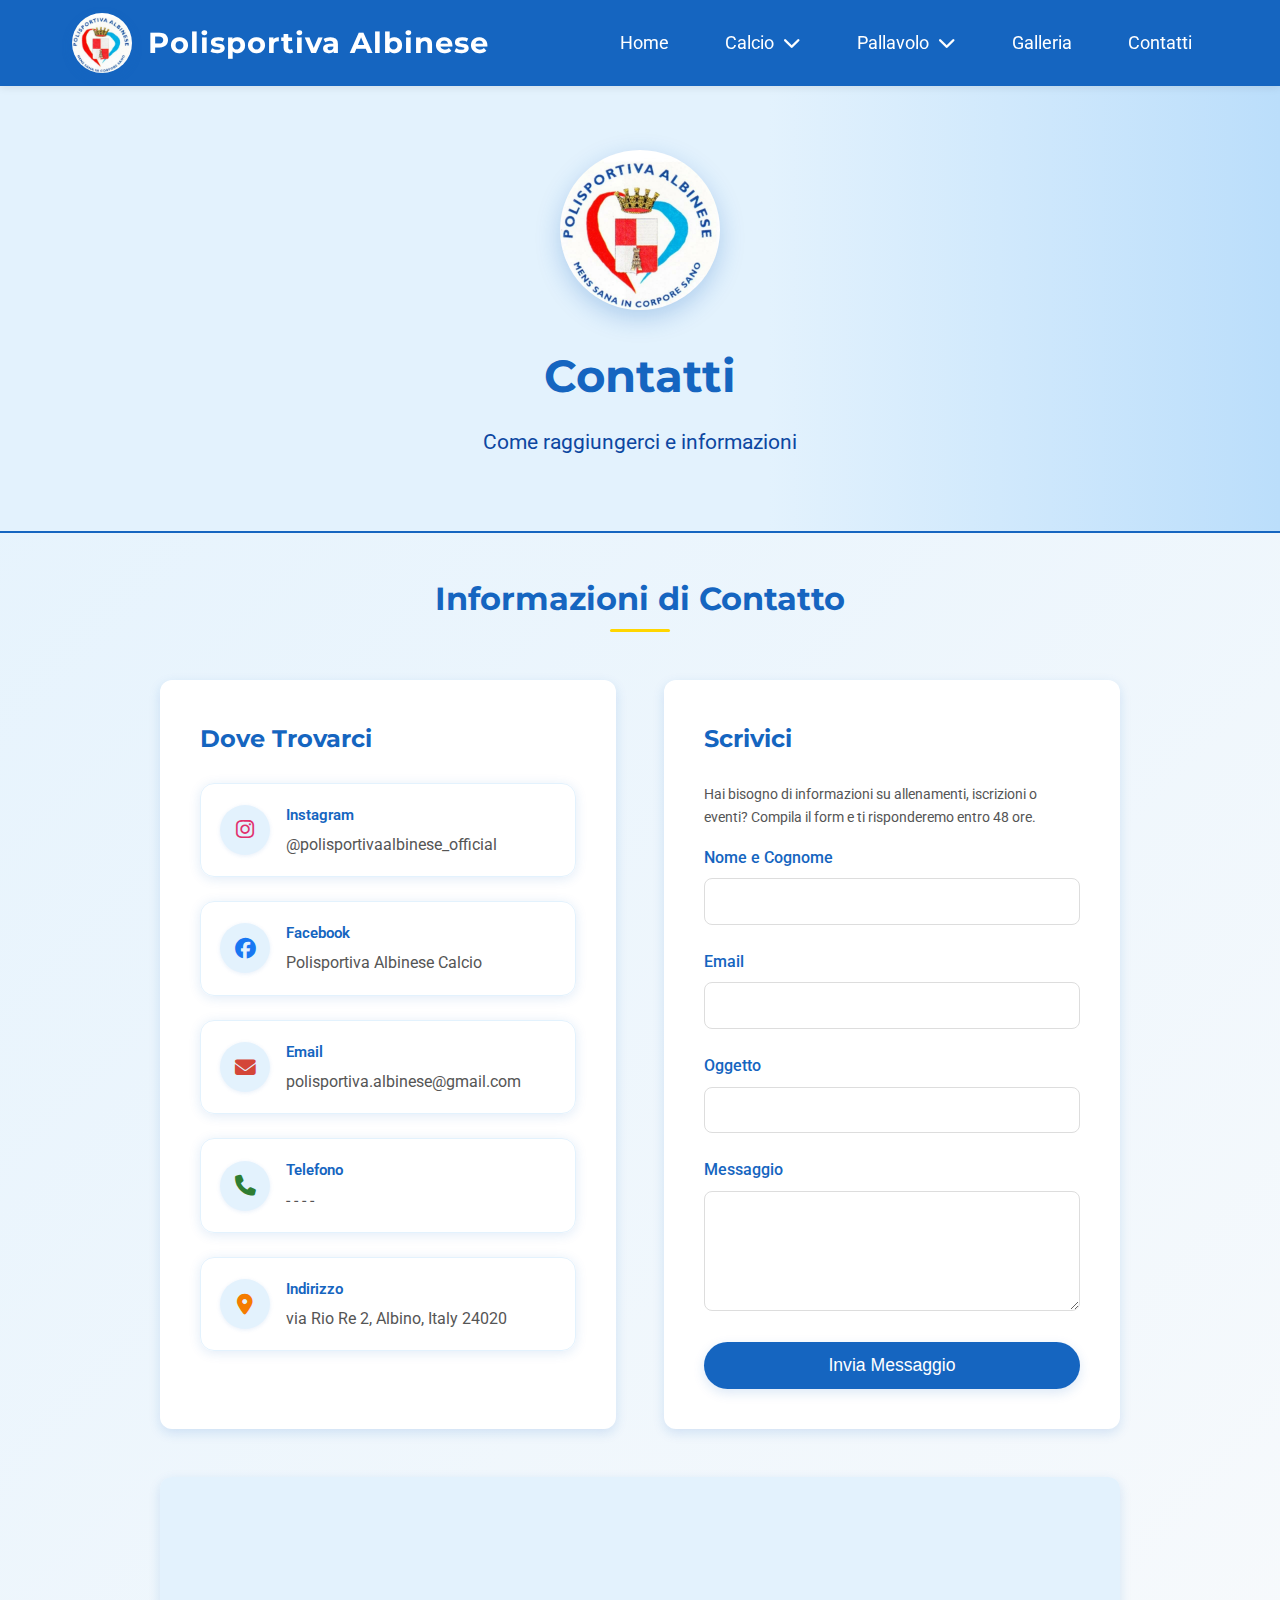
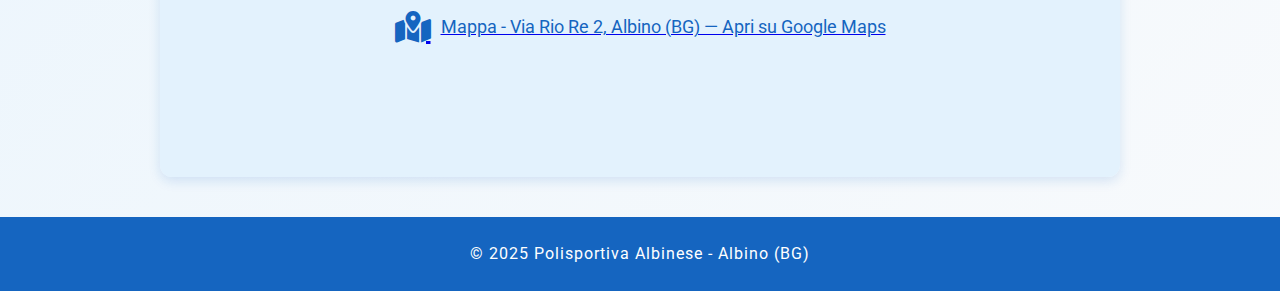
<file: src/contatti.html>
<!DOCTYPE html>
<html lang="it">
<head>
    <meta charset="UTF-8">
    <meta name="viewport" content="width=device-width, initial-scale=1.0">
    <title>Contatti - Polisportiva Albinese</title>
    <link rel="icon" type="image/png" href="image.png">
    <link href="https://fonts.googleapis.com/css2?family=Roboto:wght@400;500;700&family=Montserrat:wght@600;700&display=swap" rel="stylesheet">
    <link rel="stylesheet" href="https://cdnjs.cloudflare.com/ajax/libs/font-awesome/6.4.0/css/all.min.css">
    <link rel="stylesheet" href="features.css">
    <link rel="stylesheet" href="contatti.css">
    <style>
        :root {
            --primary: #1565c0;
            --primary-dark: #0d47a1;
            --primary-light: #e3f2fd;
            --accent: #ffd600;
            --text: #222;
            --text-light: #555;
            --white: #fff;
            --shadow: 0 4px 12px rgba(21, 101, 192, 0.15);
            --shadow-hover: 0 8px 24px rgba(21, 101, 192, 0.25);
            --radius: 12px;
        }
        
        * {
            margin: 0;
            padding: 0;
            box-sizing: border-box;
        }
        
        body {
            font-family: 'Roboto', sans-serif;
            background: linear-gradient(135deg, #e3f2fd 0%, #f8fafc 100%);
            color: var(--text);
            min-height: 100vh;
            display: flex;
            flex-direction: column;
            line-height: 1.6;
        }
        
        /* Header e navigazione */
        header {
            background: var(--primary);
            box-shadow: 0 2px 8px rgba(0,0,0,0.08);
            position: sticky;
            top: 0;
            z-index: 100;
        }
        
        .navbar {
            display: flex;
            align-items: center;
            justify-content: space-between;
            padding: 0.8rem 2rem;
            max-width: 1200px;
            margin: 0 auto;
        }
        
        .logo-title {
            display: flex;
            align-items: center;
        }
        
        .logo {
            height: 60px;
            margin-right: 1rem;
            border-radius: 50%;
            box-shadow: var(--shadow);
            background: var(--white);
        }
        
        .site-title {
            font-family: 'Montserrat', sans-serif;
            font-size: 1.8rem;
            font-weight: 700;
            color: var(--white);
            letter-spacing: 1px;
        }
        
        .menu {
            list-style: none;
            display: flex;
            gap: 1.5rem;
            margin: 0;
            padding: 0;
        }
        
        .menu > li {
            position: relative;
        }
        
        .menu a {
            color: var(--white);
            text-decoration: none;
            font-size: 1.1rem;
            padding: 0.5rem 1rem;
            transition: all 0.3s ease;
            border-radius: 6px;
            display: flex;
            align-items: center;
            gap: 0.5em;
        }
        
        .menu a:hover {
            background: var(--primary-dark);
            color: var(--accent);
            box-shadow: var(--shadow);
        }
        
        .dropdown-content {
            display: block;
            opacity: 0;
            visibility: hidden;
            position: absolute;
            background: var(--white);
            min-width: 200px;
            box-shadow: var(--shadow-hover);
            z-index: 10;
            border-radius: var(--radius);
            top: 100%;
            left: 0;
            padding: 0.5rem 0;
            transform: translateY(-10px);
            transition: all 0.3s ease;
        }
        
        .dropdown:hover .dropdown-content {
            opacity: 1;
            visibility: visible;
            transform: translateY(0);
        }
        
        .dropdown-content li {
            padding: 0;
        }
        
        .dropdown-content a {
            color: var(--primary);
            padding: 0.7rem 1.2rem;
            display: block;
            border-radius: 0;
            font-size: 1rem;
            transition: all 0.2s ease;
        }
        
        .dropdown-content a:hover {
            background: var(--primary-light);
            color: var(--primary-dark);
            padding-left: 1.5rem;
        }
        
        .menu-toggle {
            display: none;
            background: none;
            border: none;
            color: var(--white);
            font-size: 1.5rem;
            cursor: pointer;
        }
        
        /* Hero section */
        .hero {
            text-align: center;
            padding: 4rem 1rem 3rem;
            background: linear-gradient(90deg, var(--primary-light) 60%, #bbdefb 100%);
            border-bottom: 2px solid var(--primary);
        }
        
        .hero-logo {
            width: 160px;
            height: 160px;
            border-radius: 50%;
            box-shadow: var(--shadow-hover);
            margin-bottom: 1.5rem;
            background: var(--white);
        }
        
        .hero h1 {
            font-family: 'Montserrat', sans-serif;
            font-size: 2.8rem;
            color: var(--primary);
            margin-bottom: 0.8rem;
        }
        
        .subtitle {
            font-size: 1.3rem;
            color: var(--primary-dark);
            margin-bottom: 1.5rem;
            max-width: 600px;
            margin-left: auto;
            margin-right: auto;
        }
        
        /* Sezione contatti */
        .contacts-section {
            max-width: 1000px;
            margin: 2.5rem auto;
            padding: 0 20px;
        }
        
        .contacts-section h2 {
            font-family: 'Montserrat', sans-serif;
            color: var(--primary);
            margin-bottom: 1.5rem;
            font-size: 2rem;
            text-align: center;
            position: relative;
            display: inline-block;
            left: 50%;
            transform: translateX(-50%);
        }
        
        .contacts-section h2::after {
            content: '';
            position: absolute;
            bottom: -8px;
            left: 50%;
            transform: translateX(-50%);
            width: 60px;
            height: 3px;
            background: var(--accent);
            border-radius: 2px;
        }
        
        .contacts-container {
            display: grid;
            grid-template-columns: 1fr 1fr;
            gap: 3rem;
            margin-top: 2rem;
        }
        
        .contact-info {
            background: var(--white);
            border-radius: var(--radius);
            box-shadow: var(--shadow);
            padding: 2.5rem;
        }
        
        .contact-form {
            background: var(--white);
            border-radius: var(--radius);
            box-shadow: var(--shadow);
            padding: 2.5rem;
        }
        
        .contact-info h3, .contact-form h3 {
            color: var(--primary);
            margin-bottom: 1.5rem;
            font-family: 'Montserrat', sans-serif;
            font-size: 1.5rem;
        }
        
        /* Cards contatti */
        .contacts-cards {
            display: flex;
            flex-direction: column;
            gap: 1.5rem;
            margin-top: 1.5rem;
        }
        
        .contact-card {
            background: rgba(255, 255, 255, 0.9);
            border-radius: 14px;
            box-shadow: 0 2px 12px rgba(21, 101, 192, 0.13);
            padding: 1.2rem;
            display: flex;
            flex-direction: row;
            align-items: center;
            transition: all 0.3s ease;
            border: 1.5px solid var(--primary-light);
            text-align: left;
            cursor: pointer;
            position: relative;
            gap: 1em;
            text-decoration: none;
            color: inherit;
        }
        
        .contact-card:hover {
            box-shadow: var(--shadow-hover);
            transform: translateY(-5px);
            border: 1.5px solid var(--accent);
        }
        
        .contact-card .icon {
            width: 50px;
            height: 50px;
            border-radius: 50%;
            background: var(--primary-light);
            margin-bottom: 0;
            display: flex;
            align-items: center;
            justify-content: center;
            box-shadow: 0 1px 4px rgba(21, 101, 192, 0.1);
            flex-shrink: 0;
            color: var(--primary);
            font-size: 1.3rem;
        }
        
        .contact-details {
            display: flex;
            flex-direction: column;
        }
        
        .contact-label {
            font-size: 1.1rem;
            font-weight: 600;
            color: var(--primary);
            margin-bottom: 0.3rem;
        }
        
        .contact-value {
            font-size: 1rem;
            color: var(--text);
            word-break: break-word;
        }
        
        /* Form */
        .form-group {
            margin-bottom: 1.5rem;
        }
        
        .form-group label {
            display: block;
            margin-bottom: 0.5rem;
            color: var(--primary);
            font-weight: 500;
        }
        
        .form-control {
            width: 100%;
            padding: 0.8rem 1rem;
            border: 1px solid #ddd;
            border-radius: 8px;
            font-family: 'Roboto', sans-serif;
            font-size: 1rem;
            transition: border 0.3s, box-shadow 0.3s;
        }
        
        .form-control:focus {
            outline: none;
            border-color: var(--primary);
            box-shadow: 0 0 0 3px rgba(21, 101, 192, 0.1);
        }
        
        textarea.form-control {
            min-height: 120px;
            resize: vertical;
        }
        
        .submit-btn {
            background: var(--primary);
            color: var(--white);
            border: none;
            padding: 0.8rem 2rem;
            border-radius: 30px;
            font-weight: 500;
            font-size: 1.1rem;
            transition: all 0.3s ease;
            box-shadow: var(--shadow);
            cursor: pointer;
            width: 100%;
        }
        
        .submit-btn:hover {
            background: var(--primary-dark);
            transform: translateY(-3px);
            box-shadow: var(--shadow-hover);
        }
        
        /* Mappa */
        .map-container {
            margin-top: 3rem;
            border-radius: var(--radius);
            overflow: hidden;
            box-shadow: var(--shadow);
        }
        
        .map-placeholder {
            background: var(--primary-light);
            height: 300px;
            display: flex;
            align-items: center;
            justify-content: center;
            color: var(--primary);
            font-size: 1.1rem;
        }
        
        /* Footer */
        footer {
            background: var(--primary);
            color: var(--white);
            text-align: center;
            padding: 1.5rem 0;
            margin-top: auto;
            font-size: 1rem;
            letter-spacing: 1px;
        }
        
        /* Responsive */
        @media (max-width: 900px) {
            .navbar {
                padding: 0.8rem 1.5rem;
            }
            
            .site-title {
                font-size: 1.5rem;
            }
            
            .menu {
                gap: 1rem;
            }
            
            .menu a {
                font-size: 1rem;
                padding: 0.4rem 0.8rem;
            }
        }
        
        @media (max-width: 768px) {
            .menu-toggle {
                display: block;
            }
            
            .menu {
                position: fixed;
                top: 80px;
                left: 0;
                width: 100%;
                background: var(--primary);
                flex-direction: column;
                align-items: center;
                padding: 1.5rem 0;
                gap: 0;
                box-shadow: 0 5px 10px rgba(0,0,0,0.1);
                transform: translateY(-100%);
                opacity: 0;
                visibility: hidden;
                transition: all 0.3s ease;
            }
            
            .menu.active {
                transform: translateY(0);
                opacity: 1;
                visibility: visible;
            }
            
            .menu > li {
                width: 100%;
                text-align: center;
            }
            
            .menu a {
                padding: 1rem;
                justify-content: center;
                border-radius: 0;
            }
            
            .dropdown-content {
                position: static;
                opacity: 1;
                visibility: visible;
                transform: none;
                box-shadow: none;
                background: var(--primary-dark);
                width: 100%;
                display: none;
            }
            
            .dropdown.active .dropdown-content {
                display: block;
            }
            
            .dropdown-content a {
                color: var(--white);
                padding: 0.8rem 1rem;
            }
            
            .dropdown-content a:hover {
                background: rgba(255, 255, 255, 0.1);
                padding-left: 1rem;
            }
            
            .hero h1 {
                font-size: 2.2rem;
            }
            
            .subtitle {
                font-size: 1.1rem;
            }
            
            .contacts-container {
                grid-template-columns: 1fr;
                gap: 2rem;
            }
        }
        
        @media (max-width: 480px) {
            .hero {
                padding: 3rem 1rem 2rem;
            }
            
            .hero h1 {
                font-size: 1.8rem;
            }
            
            .hero-logo {
                width: 120px;
                height: 120px;
            }
            
            .site-title {
                font-size: 1.3rem;
            }
            
            .contact-info, .contact-form {
                padding: 1.5rem;
            }
        }
    </style>
</head>
<body>
    <header>
        <nav class="navbar">
            <div class="logo-title">
                <img src="image.png" alt="Polisportiva Albinese Logo" class="logo">
                <span class="site-title">Polisportiva Albinese</span>
            </div>
            <button class="menu-toggle" id="menuToggle">
                <i class="fas fa-bars"></i>
            </button>
            <ul class="menu" id="mainMenu">
                <li class="dropdown">
                    <a href="index.html">Home</a>
                </li>
                <li class="dropdown">
                    <a href="#calcio">Calcio <i class="fas fa-chevron-down"></i></a>
                    <ul class="dropdown-content">
                        <li><a href="calcio/squadre.html">Squadre</a></li>
                        <li><a href="calcio/calendario.html">Calendario</a></li>
                    </ul>
                </li>
                <li class="dropdown">
                    <a href="#pallavolo">Pallavolo <i class="fas fa-chevron-down"></i></a>
                    <ul class="dropdown-content">
                        <li><a href="pallavolo/squadre.html">Squadre</a></li>
                        <li><a href="pallavolo/calendario.html">Calendario</a></li>
                    </ul>
                </li>
                <li><a href="galleria.html">Galleria</a></li>
                <li><a href="contatti.html" class="active">Contatti</a></li>
            </ul>
        </nav>
    </header>
    
    <main>
        <section class="hero">
            <img src="image.png" alt="Logo Polisportiva Albinese" class="hero-logo">
            <h1>Contatti</h1>
            <p class="subtitle">Come raggiungerci e informazioni</p>
        </section>
        
        <section class="contacts-section" id="contactsSection">
            <h2>Informazioni di Contatto</h2>
            
            <div class="contacts-container">
                <div class="contact-info">
                    <h3>Dove Trovarci</h3>
                    <div class="contacts-cards">
                        <a href="https://instagram.com/polisportivaalbinese_official" target="_blank" class="contact-card">
                            <span class="icon">
                                <i class="fab fa-instagram"></i>
                            </span>
                            <div class="contact-details">
                                <span class="contact-label">Instagram</span>
                                <span class="contact-value">@polisportivaalbinese_official</span>
                            </div>
                        </a>
                        
                        <a href="https://facebook.com/PolisportivaAlbineseCalcio" target="_blank" class="contact-card">
                            <span class="icon">
                                <i class="fab fa-facebook"></i>
                            </span>
                            <div class="contact-details">
                                <span class="contact-label">Facebook</span>
                                <span class="contact-value">Polisportiva Albinese Calcio</span>
                            </div>
                        </a>
                        
                        <a href="mailto:polisportiva.albinese@gmail.com" class="contact-card">
                            <span class="icon">
                                <i class="fas fa-envelope"></i>
                            </span>
                            <div class="contact-details">
                                <span class="contact-label">Email</span>
                                <span class="contact-value">polisportiva.albinese@gmail.com</span>
                            </div>
                        </a>
                        
                        <div class="contact-card">
                            <span class="icon">
                                <i class="fas fa-phone"></i>
                            </span>
                            <div class="contact-details">
                                <span class="contact-label">Telefono</span>
                                <span class="contact-value">- - - -</span>
                            </div>
                        </div>
                        
                        <div class="contact-card">
                            <span class="icon">
                                <i class="fas fa-map-marker-alt"></i>
                            </span>
                            <div class="contact-details">
                                <span class="contact-label">Indirizzo</span>
                                <span class="contact-value">via Rio Re 2, Albino, Italy 24020</span>
                            </div>
                        </div>
                    </div>
                </div>
                
                <div class="contact-form">
                    <h3>Scrivici</h3>
                    <form id="contactForm">
                        <!-- Honeypot per spam bots -->
                        <input type="text" name="website" id="website" style="display:none" tabindex="-1" autocomplete="off">
                        <p class="form-note">Hai bisogno di informazioni su allenamenti, iscrizioni o eventi? Compila il form e ti risponderemo entro 48 ore.</p>
                        <div class="form-group">
                            <label for="name">Nome e Cognome</label>
                            <input type="text" id="name" class="form-control" required>
                        </div>
                        
                        <div class="form-group">
                            <label for="email">Email</label>
                            <input type="email" id="email" class="form-control" required>
                        </div>
                        
                        <div class="form-group">
                            <label for="subject">Oggetto</label>
                            <input type="text" id="subject" class="form-control" required>
                        </div>
                        
                        <div class="form-group">
                            <label for="message">Messaggio</label>
                            <textarea id="message" class="form-control" required></textarea>
                        </div>
                        
                        <button type="submit" class="submit-btn">Invia Messaggio</button>
                    </form>
                </div>
            </div>
            
            <div class="map-container">
                <!-- Mappa responsive: link a Google Maps (sostituire con iframe se si desidera embed) -->
                <a href="https://www.google.com/maps/search/?api=1&query=Via+Rio+Re+2+Albino" target="_blank" rel="noopener noreferrer" aria-label="Apri posizione su Google Maps">
                    <div class="map-placeholder" role="img" aria-label="Mappa: Via Rio Re 2, Albino">
                        <i class="fas fa-map-marked-alt" style="font-size: 2rem; margin-right: 10px;"></i>
                        Mappa - Via Rio Re 2, Albino (BG) — Apri su Google Maps
                    </div>
                </a>
            </div>
        </section>
    </main>
    
    <footer>
        <p>&copy; 2025 Polisportiva Albinese - Albino (BG)</p>
    </footer>

    <!-- Toast per feedback (usiamo gli stili in features.css) -->
    <div class="toast" id="toast" role="status" aria-live="polite"></div>

    <script>
        // Menu mobile toggle + contact form handling migliorato
        document.addEventListener('DOMContentLoaded', function() {
            const menuToggle = document.getElementById('menuToggle');
            const mainMenu = document.getElementById('mainMenu');
            const dropdowns = document.querySelectorAll('.dropdown');
            const contactForm = document.getElementById('contactForm');
            const toast = document.getElementById('toast');
            const contactsSection = document.getElementById('contactsSection');
    
            // Mostra animazione di entrata
            requestAnimationFrame(() => contactsSection.classList.add('visible'));

            // Toggle menu mobile
            menuToggle.addEventListener('click', function() {
                mainMenu.classList.toggle('active');
                this.querySelector('i').classList.toggle('fa-bars');
                this.querySelector('i').classList.toggle('fa-times');
            });
            
            // Gestione dropdown su mobile
            if (window.innerWidth <= 768) {
                dropdowns.forEach(dropdown => {
                    const link = dropdown.querySelector('a');
                    
                    link.addEventListener('click', function(e) {
                        if (dropdown.querySelector('.dropdown-content')) {
                            e.preventDefault();
                            dropdown.classList.toggle('active');
                        }
                    });
                });
            }
            
            // Chiudi menu quando si clicca fuori
            document.addEventListener('click', function(e) {
                if (!e.target.closest('.navbar')) {
                    mainMenu.classList.remove('active');
                    menuToggle.querySelector('i').classList.add('fa-bars');
                    menuToggle.querySelector('i').classList.remove('fa-times');
                }
            });

            // Toast helper
            function showToast(message, duration = 3500) {
                if (!toast) return;
                toast.textContent = message;
                toast.classList.add('visible');
                toast.setAttribute('aria-hidden', 'false');
                setTimeout(() => {
                    toast.classList.remove('visible');
                    toast.setAttribute('aria-hidden', 'true');
                }, duration);
            }

            // Gestione form di contatto con piccoli accorgimenti UX
            contactForm.addEventListener('submit', function(e) {
                e.preventDefault();

                // Honeypot check
                const honeypot = document.getElementById('website');
                if (honeypot && honeypot.value) {
                    // Probabile bot - non processare
                    return;
                }

                const name = document.getElementById('name');
                const email = document.getElementById('email');
                const subject = document.getElementById('subject');
                const message = document.getElementById('message');
                const submitBtn = contactForm.querySelector('.submit-btn');

                // Basic client-side validation
                if (!name.value.trim() || !email.value.trim() || !subject.value.trim() || !message.value.trim()) {
                    showToast('Per favore compila tutti i campi richiesti.');
                    return;
                }

                // Disabilita il bottone e mostra spinner
                submitBtn.disabled = true;
                const spinner = document.createElement('span');
                spinner.className = 'spinner';
                spinner.setAttribute('aria-hidden', 'true');
                submitBtn.appendChild(spinner);

                // Simula invio (qui va inserita la chiamata al backend)
                setTimeout(() => {
                    submitBtn.disabled = false;
                    if (spinner.parentNode) spinner.parentNode.removeChild(spinner);
                    contactForm.reset();
                    showToast('Grazie! Messaggio inviato. Ti risponderemo al più presto.');
                }, 900);
            });
        });
    </script>
</body>
</html>
</file>
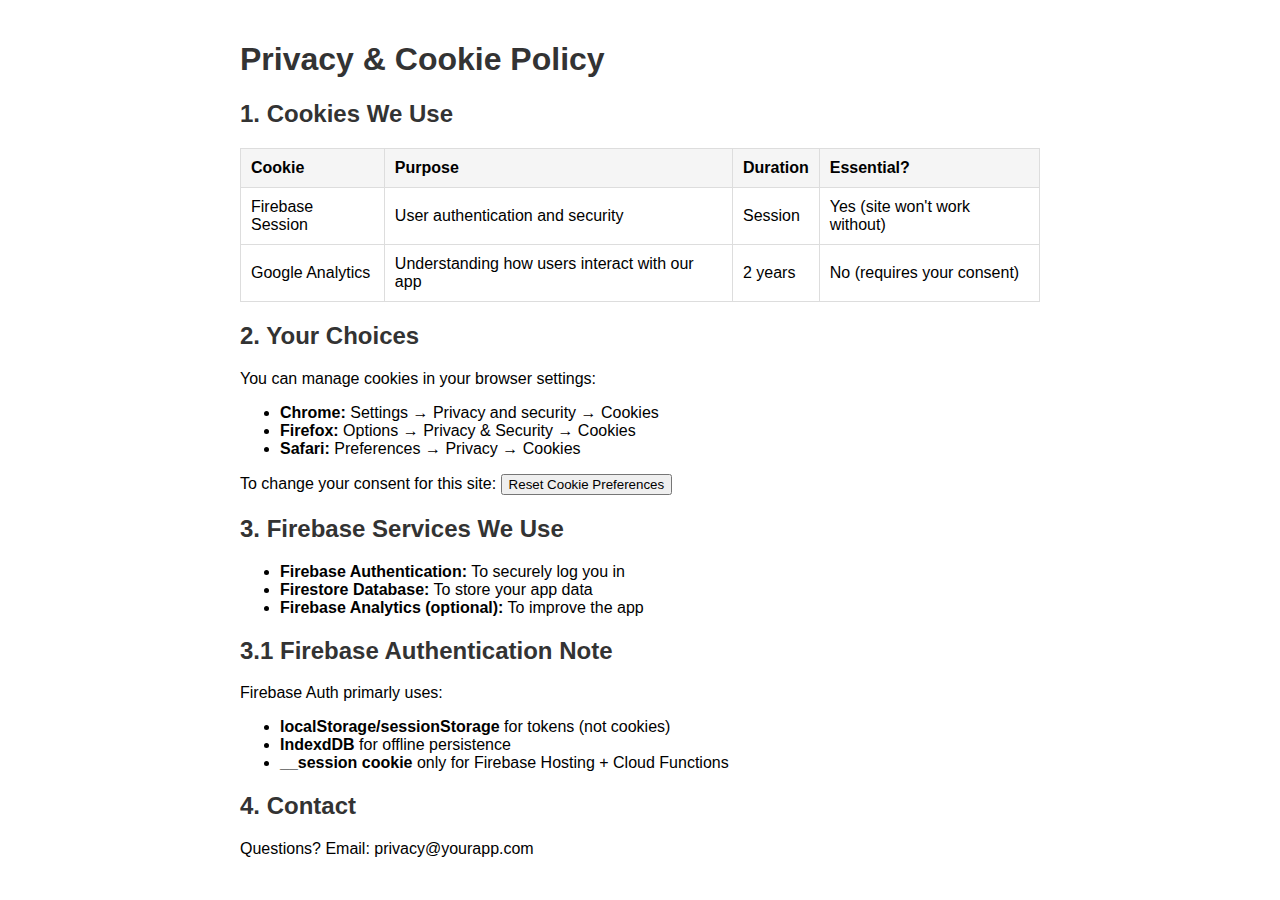
<file: src1/ckprivacy.html>
<!DOCTYPE html>
<html lang="en">
<head>
    <meta charset="UTF-8">
    <title>Privacy & Cookies - Your App</title>
    <style>
        body { font-family: Arial, sans-serif; max-width: 800px; margin: 0 auto; padding: 20px; }
        h1, h2 { color: #333; }
        .cookie-table { width: 100%; border-collapse: collapse; margin: 20px 0; }
        .cookie-table th, .cookie-table td { border: 1px solid #ddd; padding: 10px; text-align: left; }
        .cookie-table th { background-color: #f5f5f5; }
    </style>
</head>
<body>
    <h1>Privacy & Cookie Policy</h1>
    
    <h2>1. Cookies We Use</h2>
    <table class="cookie-table">
        <tr>
            <th>Cookie</th>
            <th>Purpose</th>
            <th>Duration</th>
            <th>Essential?</th>
        </tr>
        <tr>
            <td>Firebase Session</td>
            <td>User authentication and security</td>
            <td>Session</td>
            <td>Yes (site won't work without)</td>
        </tr>
        <tr>
            <td>Google Analytics</td>
            <td>Understanding how users interact with our app</td>
            <td>2 years</td>
            <td>No (requires your consent)</td>
        </tr>
    </table>
    
    <h2>2. Your Choices</h2>
    <p>You can manage cookies in your browser settings:</p>
    <ul>
        <li><strong>Chrome:</strong> Settings → Privacy and security → Cookies</li>
        <li><strong>Firefox:</strong> Options → Privacy & Security → Cookies</li>
        <li><strong>Safari:</strong> Preferences → Privacy → Cookies</li>
    </ul>
    
    <p>To change your consent for this site: 
       <button onclick="resetConsent()">Reset Cookie Preferences</button>
    </p>
    
    <h2>3. Firebase Services We Use</h2>
    <ul>
        <li><strong>Firebase Authentication:</strong> To securely log you in</li>
        <li><strong>Firestore Database:</strong> To store your app data</li>
        <li><strong>Firebase Analytics (optional):</strong> To improve the app</li>
    </ul>

    <h2>3.1 Firebase Authentication Note</h2>
    <p>Firebase Auth primarly uses:</p>
    <ul>
        <li><strong>localStorage/sessionStorage</strong> for tokens (not cookies)</li>
        <li><strong>IndexdDB</strong> for offline persistence</li>
        <li><strong>__session cookie</strong> only for Firebase Hosting + Cloud Functions</li>
    </ul>
    
    <h2>4. Contact</h2>
    <p>Questions? Email: privacy@yourapp.com</p>
    
    <script>
    function resetConsent() {
        localStorage.removeItem('cookieConsent');
        alert('Cookie preferences reset. Page will reload.');
        window.location.reload();
    }
    </script>
</body>
</html>
</file>
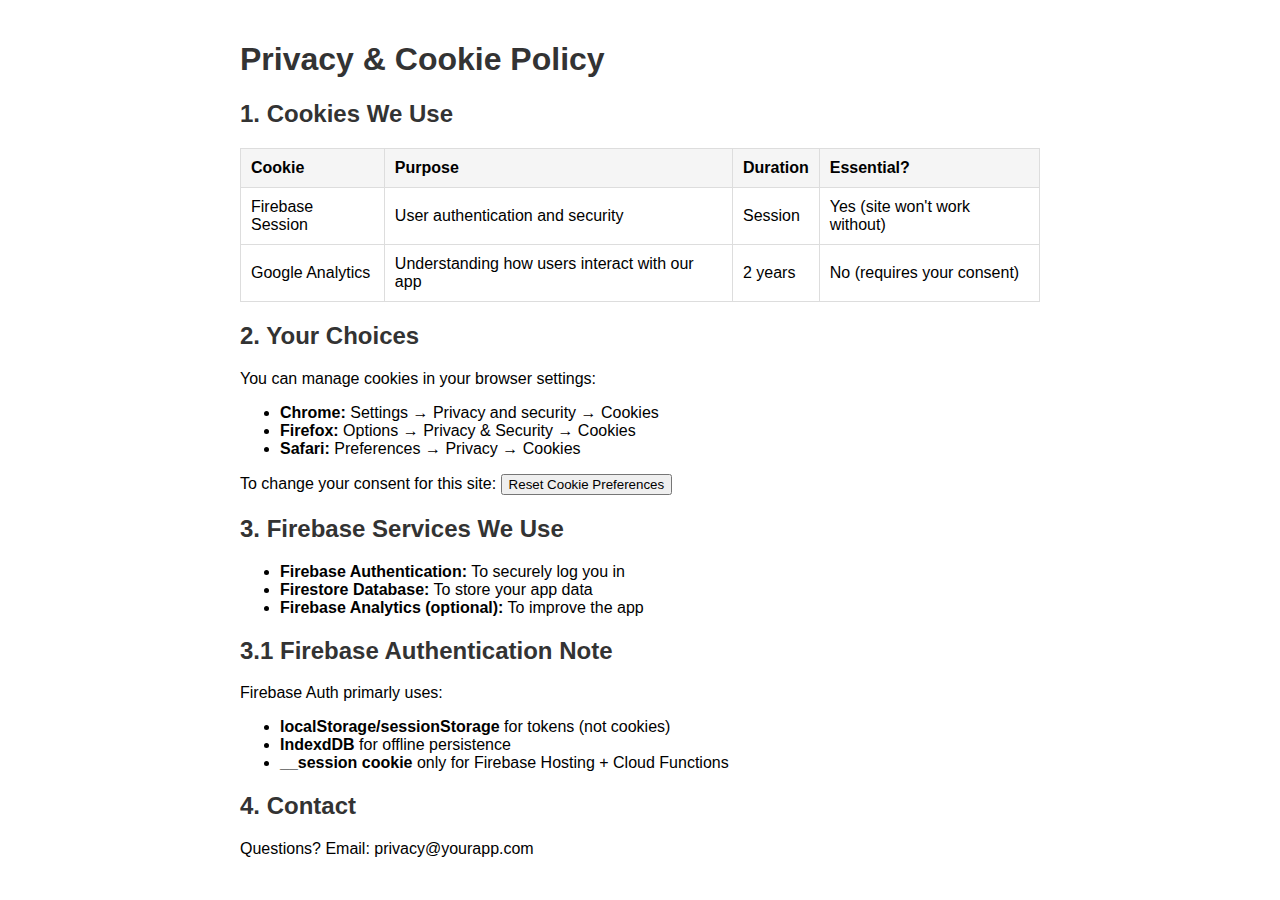
<file: docs/fattibilita/ckprivacy.html>
<!DOCTYPE html>
<html lang="en">
<head>
    <meta charset="UTF-8">
    <title>Privacy & Cookies - Your App</title>
    <style>
        body { font-family: Arial, sans-serif; max-width: 800px; margin: 0 auto; padding: 20px; }
        h1, h2 { color: #333; }
        .cookie-table { width: 100%; border-collapse: collapse; margin: 20px 0; }
        .cookie-table th, .cookie-table td { border: 1px solid #ddd; padding: 10px; text-align: left; }
        .cookie-table th { background-color: #f5f5f5; }
    </style>
</head>
<body>
    <h1>Privacy & Cookie Policy</h1>
    
    <h2>1. Cookies We Use</h2>
    <table class="cookie-table">
        <tr>
            <th>Cookie</th>
            <th>Purpose</th>
            <th>Duration</th>
            <th>Essential?</th>
        </tr>
        <tr>
            <td>Firebase Session</td>
            <td>User authentication and security</td>
            <td>Session</td>
            <td>Yes (site won't work without)</td>
        </tr>
        <tr>
            <td>Google Analytics</td>
            <td>Understanding how users interact with our app</td>
            <td>2 years</td>
            <td>No (requires your consent)</td>
        </tr>
    </table>
    
    <h2>2. Your Choices</h2>
    <p>You can manage cookies in your browser settings:</p>
    <ul>
        <li><strong>Chrome:</strong> Settings → Privacy and security → Cookies</li>
        <li><strong>Firefox:</strong> Options → Privacy & Security → Cookies</li>
        <li><strong>Safari:</strong> Preferences → Privacy → Cookies</li>
    </ul>
    
    <p>To change your consent for this site: 
       <button onclick="resetConsent()">Reset Cookie Preferences</button>
    </p>
    
    <h2>3. Firebase Services We Use</h2>
    <ul>
        <li><strong>Firebase Authentication:</strong> To securely log you in</li>
        <li><strong>Firestore Database:</strong> To store your app data</li>
        <li><strong>Firebase Analytics (optional):</strong> To improve the app</li>
    </ul>

    <h2>3.1 Firebase Authentication Note</h2>
    <p>Firebase Auth primarly uses:</p>
    <ul>
        <li><strong>localStorage/sessionStorage</strong> for tokens (not cookies)</li>
        <li><strong>IndexdDB</strong> for offline persistence</li>
        <li><strong>__session cookie</strong> only for Firebase Hosting + Cloud Functions</li>
    </ul>
    
    <h2>4. Contact</h2>
    <p>Questions? Email: privacy@yourapp.com</p>
    
    <script>
    function resetConsent() {
        localStorage.removeItem('cookieConsent');
        alert('Cookie preferences reset. Page will reload.');
        window.location.reload();
    }
    </script>
</body>
</html>
</file>
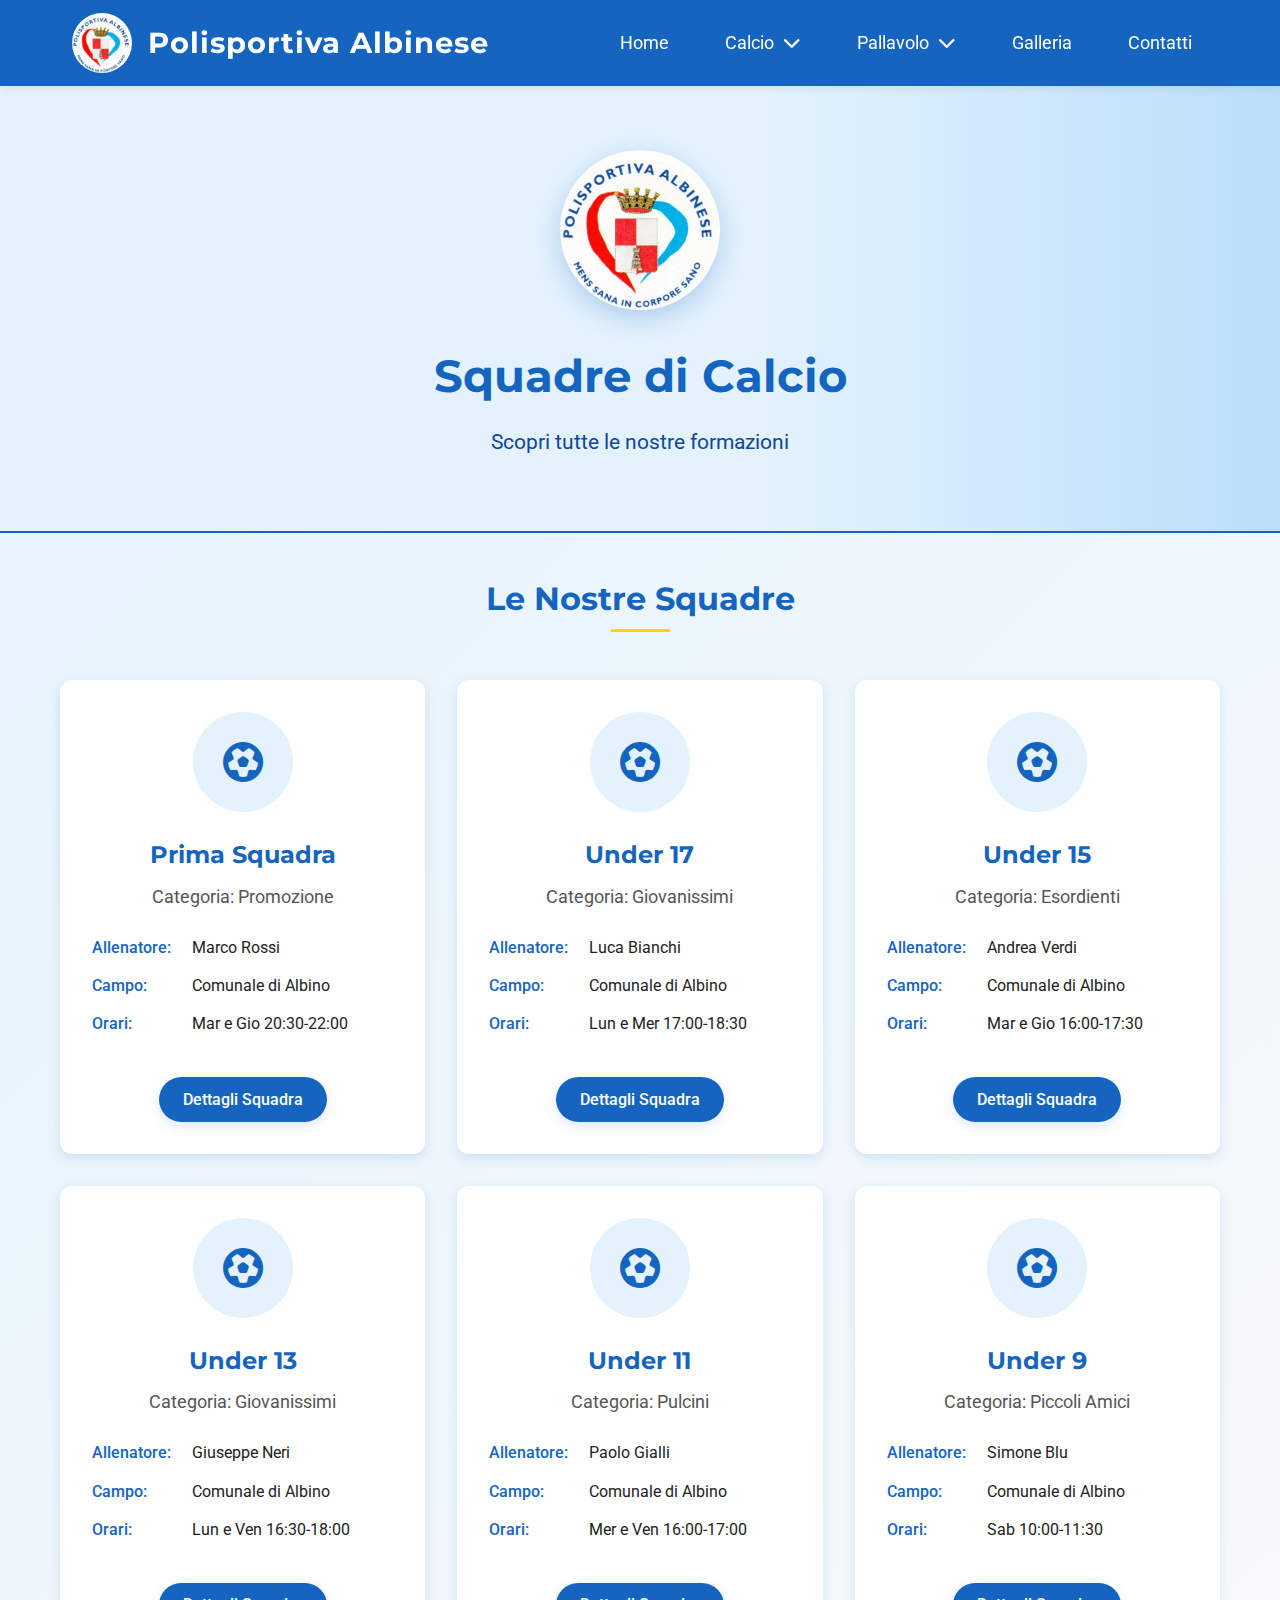
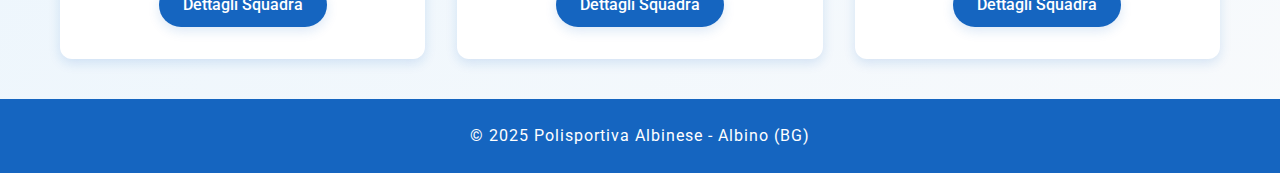
<file: src/calcio/squadre.html>
<!DOCTYPE html>
<html lang="it">
<head>
    <meta charset="UTF-8">
    <meta name="viewport" content="width=device-width, initial-scale=1.0">
    <title>Squadre di Calcio - Polisportiva Albinese</title>
    <link rel="icon" type="image/png" href="../image.png">
    <link href="https://fonts.googleapis.com/css2?family=Roboto:wght@400;500;700&family=Montserrat:wght@600;700&display=swap" rel="stylesheet">
    <link rel="stylesheet" href="https://cdnjs.cloudflare.com/ajax/libs/font-awesome/6.4.0/css/all.min.css">
    <link rel="stylesheet" href="squadre.css">
</head>
<body>
    <header>
        <nav class="navbar">
            <div class="logo-title">
                <img src="../image.png" alt="Polisportiva Albinese Logo" class="logo">
                <span class="site-title">Polisportiva Albinese</span>
            </div>
            <button class="menu-toggle" id="menuToggle">
                <i class="fas fa-bars"></i>
            </button>
            <ul class="menu" id="mainMenu">
                <li class="dropdown">
                    <a href="../index.html">Home</a>
                </li>
                <li class="dropdown">
                    <a href="#calcio" class="active">Calcio <i class="fas fa-chevron-down"></i></a>
                    <ul class="dropdown-content">
                        <li><a href="squadre.html" class="active">Squadre</a></li>
                        <li><a href="calendario.html">Calendario</a></li>
                    </ul>
                </li>
                <li class="dropdown">
                    <a href="#pallavolo">Pallavolo <i class="fas fa-chevron-down"></i></a>
                    <ul class="dropdown-content">
                        <li><a href="../pallavolo/squadre.html">Squadre</a></li>
                        <li><a href="../pallavolo/calendario.html">Calendario</a></li>
                        <li><a href="../pallavolo/risultati.html">Risultati</a></li>
                    </ul>
                </li>
                <li><a href="../galleria.html">Galleria</a></li>
                <li><a href="../contatti.html">Contatti</a></li>
            </ul>
        </nav>
    </header>
    
    <main>
        <section class="hero">
            <img src="../image.png" alt="Logo Polisportiva Albinese" class="hero-logo">
            <h1>Squadre di Calcio</h1>
            <p class="subtitle">Scopri tutte le nostre formazioni</p>
        </section>
        
        <section class="teams-section">
            <h2>Le Nostre Squadre</h2>
            
            <div class="teams-grid">
                <div class="team-card">
                    <div class="team-logo">
                        <i class="fas fa-futbol"></i>
                    </div>
                    <h3 class="team-name">Prima Squadra</h3>
                    <p class="team-category">Categoria: Promozione</p>
                    
                    <div class="team-details">
                        <div class="team-detail">
                            <span class="detail-label">Allenatore:</span>
                            <span class="detail-value">Marco Rossi</span>
                        </div>
                        <div class="team-detail">
                            <span class="detail-label">Campo:</span>
                            <span class="detail-value">Comunale di Albino</span>
                        </div>
                        <div class="team-detail">
                            <span class="detail-label">Orari:</span>
                            <span class="detail-value">Mar e Gio 20:30-22:00</span>
                        </div>
                    </div>
                    
                    <a href="prima-squadra.html" class="team-btn">Dettagli Squadra</a>
                </div>
                
                <div class="team-card">
                    <div class="team-logo">
                        <i class="fas fa-futbol"></i>
                    </div>
                    <h3 class="team-name">Under 17</h3>
                    <p class="team-category">Categoria: Giovanissimi</p>
                    
                    <div class="team-details">
                        <div class="team-detail">
                            <span class="detail-label">Allenatore:</span>
                            <span class="detail-value">Luca Bianchi</span>
                        </div>
                        <div class="team-detail">
                            <span class="detail-label">Campo:</span>
                            <span class="detail-value">Comunale di Albino</span>
                        </div>
                        <div class="team-detail">
                            <span class="detail-label">Orari:</span>
                            <span class="detail-value">Lun e Mer 17:00-18:30</span>
                        </div>
                    </div>
                    
                    <a href="under17.html" class="team-btn">Dettagli Squadra</a>
                </div>
                
                <div class="team-card">
                    <div class="team-logo">
                        <i class="fas fa-futbol"></i>
                    </div>
                    <h3 class="team-name">Under 15</h3>
                    <p class="team-category">Categoria: Esordienti</p>
                    
                    <div class="team-details">
                        <div class="team-detail">
                            <span class="detail-label">Allenatore:</span>
                            <span class="detail-value">Andrea Verdi</span>
                        </div>
                        <div class="team-detail">
                            <span class="detail-label">Campo:</span>
                            <span class="detail-value">Comunale di Albino</span>
                        </div>
                        <div class="team-detail">
                            <span class="detail-label">Orari:</span>
                            <span class="detail-value">Mar e Gio 16:00-17:30</span>
                        </div>
                    </div>
                    
                    <a href="under15.html" class="team-btn">Dettagli Squadra</a>
                </div>
                
                <div class="team-card">
                    <div class="team-logo">
                        <i class="fas fa-futbol"></i>
                    </div>
                    <h3 class="team-name">Under 13</h3>
                    <p class="team-category">Categoria: Giovanissimi</p>
                    
                    <div class="team-details">
                        <div class="team-detail">
                            <span class="detail-label">Allenatore:</span>
                            <span class="detail-value">Giuseppe Neri</span>
                        </div>
                        <div class="team-detail">
                            <span class="detail-label">Campo:</span>
                            <span class="detail-value">Comunale di Albino</span>
                        </div>
                        <div class="team-detail">
                            <span class="detail-label">Orari:</span>
                            <span class="detail-value">Lun e Ven 16:30-18:00</span>
                        </div>
                    </div>
                    
                    <a href="under13.html" class="team-btn">Dettagli Squadra</a>
                </div>
                
                <div class="team-card">
                    <div class="team-logo">
                        <i class="fas fa-futbol"></i>
                    </div>
                    <h3 class="team-name">Under 11</h3>
                    <p class="team-category">Categoria: Pulcini</p>
                    
                    <div class="team-details">
                        <div class="team-detail">
                            <span class="detail-label">Allenatore:</span>
                            <span class="detail-value">Paolo Gialli</span>
                        </div>
                        <div class="team-detail">
                            <span class="detail-label">Campo:</span>
                            <span class="detail-value">Comunale di Albino</span>
                        </div>
                        <div class="team-detail">
                            <span class="detail-label">Orari:</span>
                            <span class="detail-value">Mer e Ven 16:00-17:00</span>
                        </div>
                    </div>
                    
                    <a href="under11.html" class="team-btn">Dettagli Squadra</a>
                </div>
                
                <div class="team-card">
                    <div class="team-logo">
                        <i class="fas fa-futbol"></i>
                    </div>
                    <h3 class="team-name">Under 9</h3>
                    <p class="team-category">Categoria: Piccoli Amici</p>
                    
                    <div class="team-details">
                        <div class="team-detail">
                            <span class="detail-label">Allenatore:</span>
                            <span class="detail-value">Simone Blu</span>
                        </div>
                        <div class="team-detail">
                            <span class="detail-label">Campo:</span>
                            <span class="detail-value">Comunale di Albino</span>
                        </div>
                        <div class="team-detail">
                            <span class="detail-label">Orari:</span>
                            <span class="detail-value">Sab 10:00-11:30</span>
                        </div>
                    </div>
                    
                    <a href="under9.html" class="team-btn">Dettagli Squadra</a>
                </div>
            </div>
        </section>
    </main>
    
    <footer>
        <p>&copy; 2025 Polisportiva Albinese - Albino (BG)</p>
    </footer>

    <script>
        document.addEventListener('DOMContentLoaded', function() {
            const menuToggle = document.getElementById('menuToggle');
            const mainMenu = document.getElementById('mainMenu');
            const dropdowns = document.querySelectorAll('.dropdown');
            
            // Toggle menu mobile
            menuToggle.addEventListener('click', function() {
                mainMenu.classList.toggle('active');
                this.querySelector('i').classList.toggle('fa-bars');
                this.querySelector('i').classList.toggle('fa-times');
            });
            
            // Gestione dropdown su mobile
            if (window.innerWidth <= 768) {
                dropdowns.forEach(dropdown => {
                    const link = dropdown.querySelector('a');
                    
                    link.addEventListener('click', function(e) {
                        if (dropdown.querySelector('.dropdown-content')) {
                            e.preventDefault();
                            dropdown.classList.toggle('active');
                        }
                    });
                });
            }
            
            // Chiudi menu quando si clicca fuori
            document.addEventListener('click', function(e) {
                if (!e.target.closest('.navbar')) {
                    mainMenu.classList.remove('active');
                    menuToggle.querySelector('i').classList.add('fa-bars');
                    menuToggle.querySelector('i').classList.remove('fa-times');
                }
            });
        });
    </script>
</body>
</html>
</file>
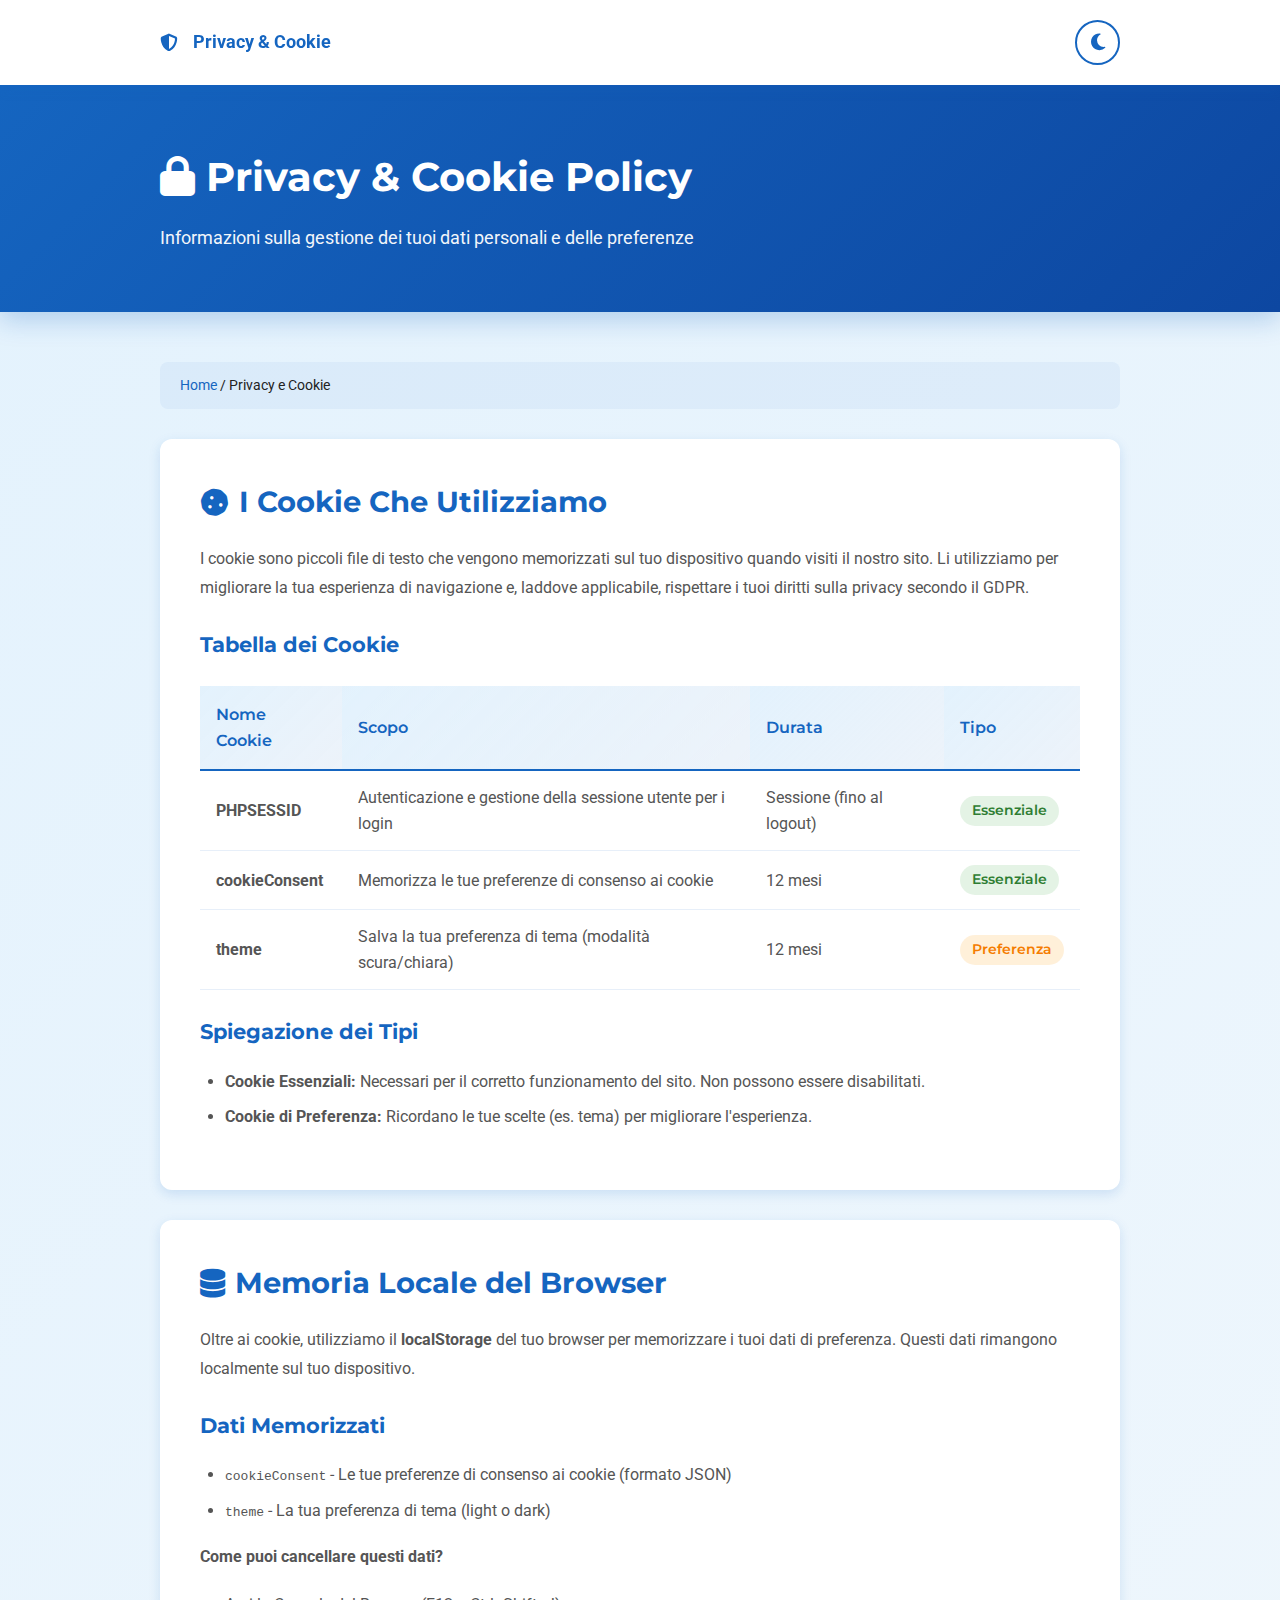
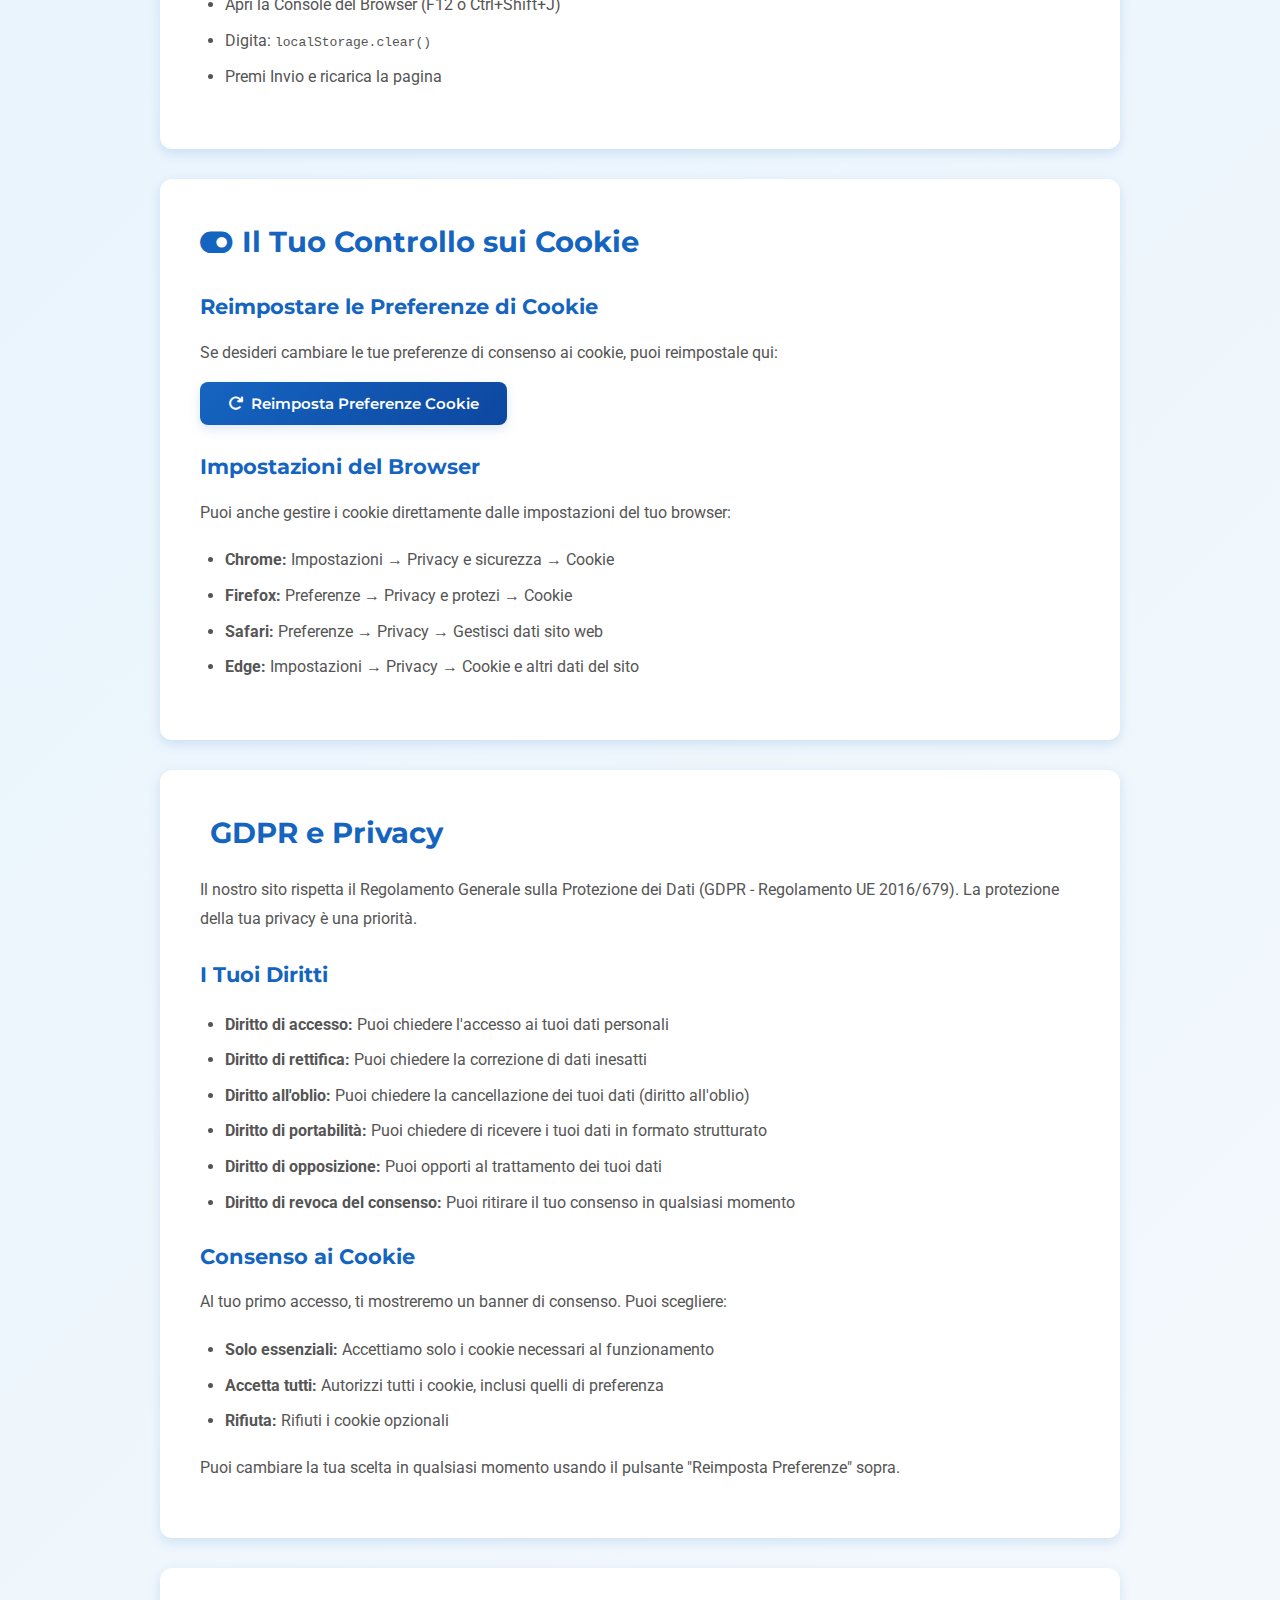
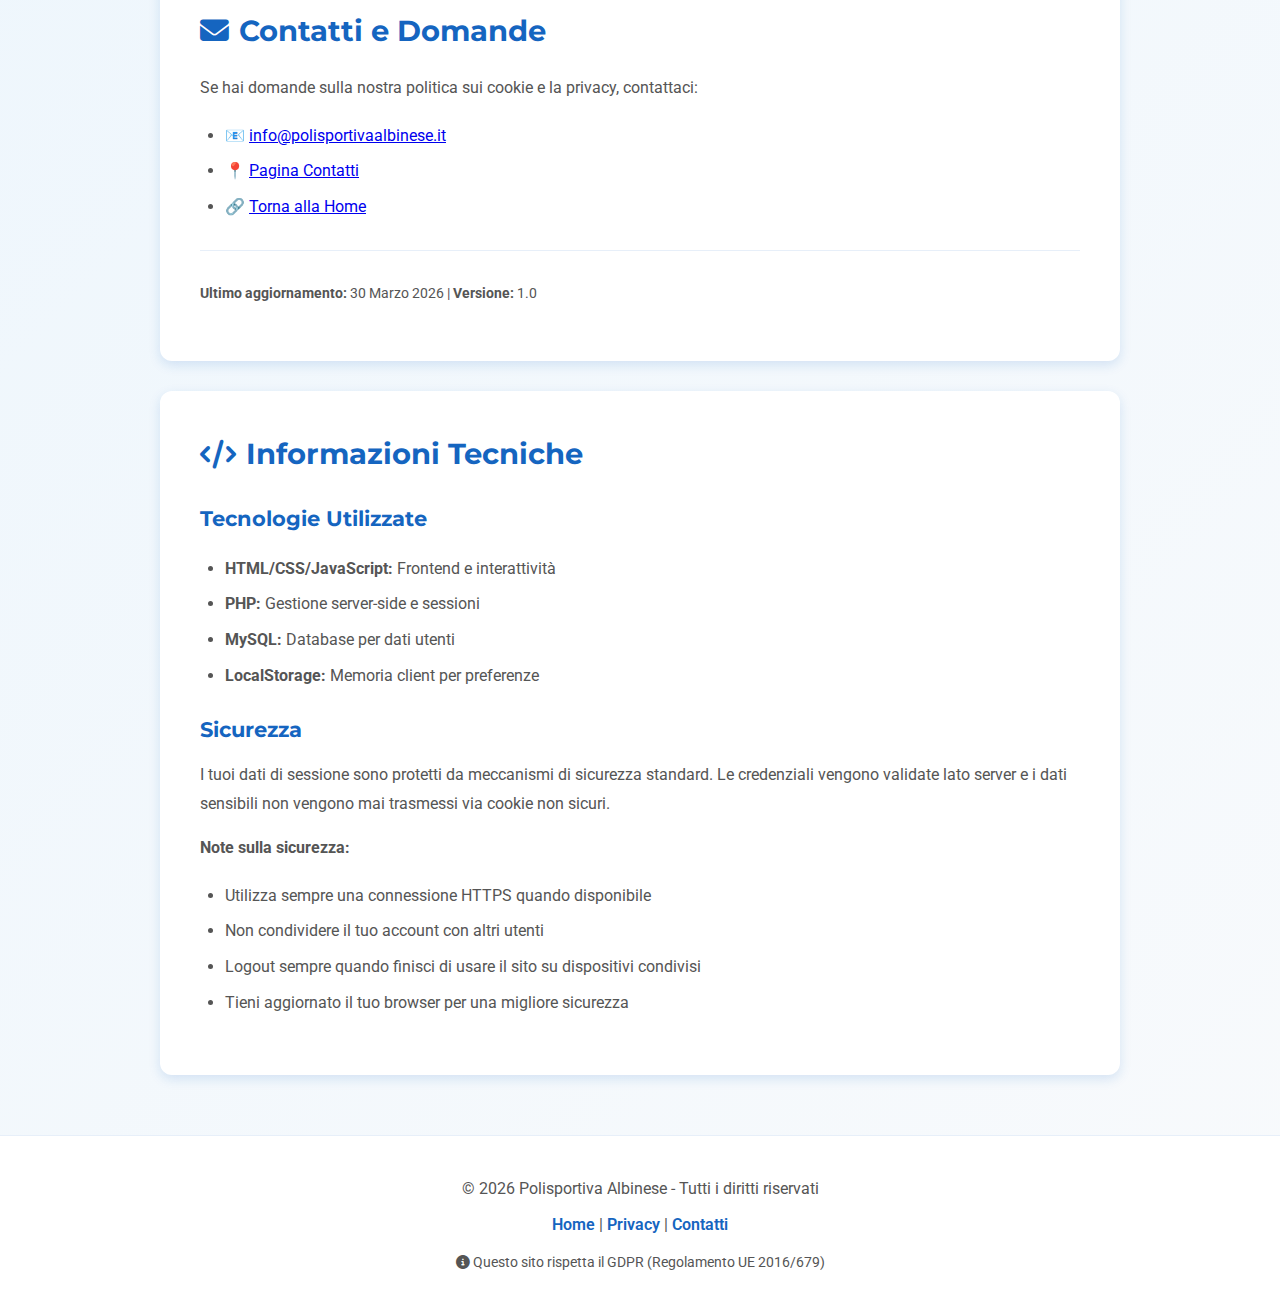
<file: src1/docs/ckprivacy.html>
<!DOCTYPE html>
<html lang="it">
<head>
    <meta charset="UTF-8">
    <meta name="viewport" content="width=device-width, initial-scale=1.0">
    <title>Polisportiva Albinese - Privacy & Cookie Policy</title>
    <link href="https://fonts.googleapis.com/css2?family=Roboto:wght@400;500;700&family=Montserrat:wght@600;700&display=swap" rel="stylesheet">
    <link rel="stylesheet" href="https://cdnjs.cloudflare.com/ajax/libs/font-awesome/6.4.0/css/all.min.css">
    <style>
        * {
            margin: 0;
            padding: 0;
            box-sizing: border-box;
        }

        :root {
            --primary: #1565c0;
            --primary-dark: #0d47a1;
            --primary-light: #e3f2fd;
            --accent: #ffd600;
            --text: #222;
            --text-light: #555;
            --white: #fff;
            --shadow: 0 4px 12px rgba(21, 101, 192, 0.15);
            --shadow-hover: 0 8px 24px rgba(21, 101, 192, 0.25);
            --radius: 12px;
            --transition: all 0.3s ease;
        }

        body {
            font-family: 'Roboto', sans-serif;
            background: linear-gradient(135deg, #e3f2fd 0%, #f8fafc 100%);
            color: var(--text);
            line-height: 1.6;
        }

        body.dark-theme {
            --primary: #0f4d9a;
            --primary-dark: #0a3a72;
            --primary-light: #4a76b5;
            --accent: #ffbb33;
            --text: #f5f6f7;
            --text-light: #c1c8d1;
            --white: #11161f;
            --shadow: 0 8px 20px rgba(0, 0, 0, 0.45);
            background: radial-gradient(circle at top right, #1b2a47 0%, #101826 35%, #0a0f17 100%);
        }
 
        .container {
            max-width: 1000px;
            margin: 0 auto;
            padding: 0 20px;
        }

        /* HEADER */
        header {
            background: var(--white);
            box-shadow: var(--shadow);
            padding: 20px 0;
            position: sticky;
            top: 0;
            z-index: 100;
        }

        body.dark-theme header {
            background: rgba(17, 22, 31, 0.95);
            box-shadow: var(--shadow);
        }

        .header-content {
            display: flex;
            justify-content: space-between;
            align-items: center;
        }

        .logo-section {
            display: flex;
            align-items: center;
            gap: 15px;
            text-decoration: none;
            color: var(--primary);
            font-weight: 700;
            font-size: 1.1rem;
        }

        .logo-section:hover {
            color: var(--primary-dark);
        }

        .theme-toggle {
            background: none;
            border: 2px solid var(--primary);
            color: var(--primary);
            width: 45px;
            height: 45px;
            border-radius: 50%;
            cursor: pointer;
            display: flex;
            align-items: center;
            justify-content: center;
            font-size: 1.2rem;
            transition: var(--transition);
        }

        .theme-toggle:hover {
            background: var(--primary-light);
            transform: scale(1.05);
        }

        body.dark-theme .theme-toggle {
            border-color: var(--accent);
            color: var(--accent);
        }

        body.dark-theme .theme-toggle:hover {
            background: rgba(255, 187, 51, 0.1);
        }

        /* HERO */
        .hero {
            background: linear-gradient(135deg, var(--primary) 0%, var(--primary-dark) 100%);
            color: var(--white);
            padding: 60px 0;
            margin-bottom: 50px;
            box-shadow: var(--shadow-hover);
        }

        body.dark-theme .hero {
            background: linear-gradient(135deg, var(--primary-dark) 0%, var(--primary-light) 100%);
        }

        .hero h1 {
            font-family: 'Montserrat', sans-serif;
            font-size: 2.5rem;
            margin-bottom: 15px;
            font-weight: 700;
        }

        .hero p {
            font-size: 1.1rem;
            opacity: 0.95;
        }

        /* MAIN CONTENT */
        main {
            min-height: calc(100vh - 200px);
            padding: 40px 0;
        }

        .section {
            background: var(--white);
            border-radius: var(--radius);
            padding: 40px;
            margin-bottom: 30px;
            box-shadow: var(--shadow);
            transition: var(--transition);
            scroll-margin-top: 100px;
        }

        body.dark-theme .section {
            background: rgba(22, 34, 52, 0.8);
            border: 1px solid rgba(120, 150, 190, 0.15);
        }

        .section:hover {
            box-shadow: var(--shadow-hover);
        }

        .section h2 {
            font-family: 'Montserrat', sans-serif;
            color: var(--primary);
            margin-bottom: 20px;
            font-size: 1.8rem;
            display: flex;
            align-items: center;
            gap: 10px;
        }

        .section h3 {
            color: var(--primary);
            margin: 25px 0 15px;
            font-size: 1.3rem;
            font-family: 'Montserrat', sans-serif;
        }

        .section p {
            margin-bottom: 15px;
            color: var(--text-light);
            line-height: 1.8;
        }

        .section ul, .section ol {
            margin: 20px 0 20px 25px;
        }

        .section li {
            margin-bottom: 10px;
            color: var(--text-light);
        }

        /* COOKIE TABLE */
        .cookie-table {
            width: 100%;
            border-collapse: collapse;
            margin: 25px 0;
            overflow-x: auto;
        }

        .cookie-table thead th {
            background: linear-gradient(135deg, var(--primary-light) 0%, rgba(21, 101, 192, 0.08) 100%);
            color: var(--primary);
            padding: 16px;
            text-align: left;
            font-weight: 600;
            border-bottom: 2px solid var(--primary);
            font-family: 'Montserrat', sans-serif;
        }

        body.dark-theme .cookie-table thead th {
            background: rgba(75, 118, 181, 0.2);
            color: var(--accent);
            border-bottom-color: var(--accent);
        }

        .cookie-table tbody td {
            padding: 14px 16px;
            border-bottom: 1px solid rgba(21, 101, 192, 0.1);
            color: var(--text-light);
        }

        body.dark-theme .cookie-table tbody td {
            border-bottom-color: rgba(120, 150, 190, 0.1);
        }

        .cookie-table tbody tr:hover {
            background: rgba(21, 101, 192, 0.05);
        }

        body.dark-theme .cookie-table tbody tr:hover {
            background: rgba(75, 118, 181, 0.1);
        }

        .badge {
            display: inline-block;
            padding: 4px 12px;
            border-radius: 20px;
            font-size: 0.85rem;
            font-weight: 600;
            font-family: 'Montserrat', sans-serif;
        }

        .badge-essential {
            background: rgba(76, 175, 80, 0.15);
            color: #2e7d32;
        }

        .badge-optional {
            background: rgba(255, 152, 0, 0.15);
            color: #f57c00;
        }

        body.dark-theme .badge-essential {
            background: rgba(76, 175, 80, 0.25);
        }

        body.dark-theme .badge-optional {
            background: rgba(255, 152, 0, 0.25);
        }

        /* BUTTONS */
        .btn {
            padding: 12px 28px;
            border: none;
            border-radius: 8px;
            font-family: 'Montserrat', sans-serif;
            font-weight: 600;
            cursor: pointer;
            transition: var(--transition);
            display: inline-flex;
            align-items: center;
            gap: 8px;
            text-decoration: none;
            font-size: 0.95rem;
        }

        .btn-primary {
            background: linear-gradient(135deg, var(--primary), var(--primary-dark));
            color: var(--white);
            box-shadow: var(--shadow);
        }

        .btn-primary:hover {
            transform: translateY(-2px);
            box-shadow: var(--shadow-hover);
        }

        .btn-secondary {
            background: rgba(21, 101, 192, 0.1);
            color: var(--primary);
            border: 2px solid var(--primary);
        }

        .btn-secondary:hover {
            background: var(--primary-light);
        }

        body.dark-theme .btn-secondary {
            background: rgba(75, 118, 181, 0.15);
            border-color: var(--accent);
            color: var(--accent);
        }

        body.dark-theme .btn-secondary:hover {
            background: rgba(75, 118, 181, 0.3);
        }

        /* FOOTER */
        footer {
            background: var(--white);
            color: var(--text);
            padding: 40px 0 20px;
            text-align: center;
            margin-top: 60px;
            border-top: 1px solid rgba(21, 101, 192, 0.1);
        }

        body.dark-theme footer {
            background: rgba(17, 22, 31, 0.8);
            border-top-color: rgba(120, 150, 190, 0.15);
        }

        footer p {
            color: var(--text-light);
            margin-bottom: 10px;
        }

        footer a {
            color: var(--primary);
            text-decoration: none;
            font-weight: 600;
            transition: var(--transition);
        }

        footer a:hover {
            color: var(--primary-dark);
            text-decoration: underline;
        }

        body.dark-theme footer a {
            color: var(--accent);
        }

        body.dark-theme footer a:hover {
            color: #fff;
        }

        /* BREADCRUMB */
        .breadcrumb {
            background: rgba(21, 101, 192, 0.05);
            padding: 12px 20px;
            border-radius: 8px;
            margin-bottom: 30px;
            font-size: 0.9rem;
        }

        body.dark-theme .breadcrumb {
            background: rgba(75, 118, 181, 0.1);
        }

        .breadcrumb a {
            color: var(--primary);
            text-decoration: none;
            transition: var(--transition);
        }

        .breadcrumb a:hover {
            text-decoration: underline;
        }

        /* RESPONSIVE */
        @media (max-width: 768px) {
            .hero h1 {
                font-size: 1.8rem;
            }

            .section {
                padding: 25px;
            }

            .section h2 {
                font-size: 1.5rem;
            }

            .cookie-table {
                font-size: 0.9rem;
            }

            .cookie-table tbody td {
                padding: 10px 8px;
            }

            .header-content {
                flex-wrap: wrap;
                gap: 15px;
            }

            .logo-section {
                width: 100%;
            }
        }

        /* PRINT STYLES */
        @media print {
            body {
                background: white;
            }

            header, footer, .theme-toggle {
                display: none;
            }

            .section {
                box-shadow: none;
                page-break-inside: avoid;
            }
        }
    </style>
</head>
<body id="privacyBody">
    <header>
        <div class="container">
            <div class="header-content">
                <a href="../pages/index.php" class="logo-section">
                    <i class="fas fa-shield-alt"></i>
                    <span>Privacy & Cookie</span>
                </a>
                <button class="theme-toggle" id="themeToggle" aria-label="Cambia tema" title="Cambia tema scuro/chiaro">
                    <i class="fas fa-moon"></i>
                </button>
            </div>
        </div>
    </header>

    <section class="hero">
        <div class="container">
            <h1><i class="fas fa-lock"></i> Privacy & Cookie Policy</h1>
            <p>Informazioni sulla gestione dei tuoi dati personali e delle preferenze</p>
        </div>
    </section>

    <main class="container">
        <div class="breadcrumb">
            <a href="../pages/index.php">Home</a> / <span>Privacy e Cookie</span>
        </div>

        <!-- SEZIONE 1: COOKIE USATI -->
        <section class="section" id="cookies">
            <h2><i class="fas fa-cookie"></i> I Cookie Che Utilizziamo</h2>
            
            <p>I cookie sono piccoli file di testo che vengono memorizzati sul tuo dispositivo quando visiti il nostro sito. Li utilizziamo per migliorare la tua esperienza di navigazione e, laddove applicabile, rispettare i tuoi diritti sulla privacy secondo il GDPR.</p>

            <h3>Tabella dei Cookie</h3>
            <table class="cookie-table">
                <thead>
                    <tr>
                        <th>Nome Cookie</th>
                        <th>Scopo</th>
                        <th>Durata</th>
                        <th>Tipo</th>
                    </tr>
                </thead>
                <tbody>
                    <tr>
                        <td><strong>PHPSESSID</strong></td>
                        <td>Autenticazione e gestione della sessione utente per i login</td>
                        <td>Sessione (fino al logout)</td>
                        <td><span class="badge badge-essential">Essenziale</span></td>
                    </tr>
                    <tr>
                        <td><strong>cookieConsent</strong></td>
                        <td>Memorizza le tue preferenze di consenso ai cookie</td>
                        <td>12 mesi</td>
                        <td><span class="badge badge-essential">Essenziale</span></td>
                    </tr>
                    <tr>
                        <td><strong>theme</strong></td>
                        <td>Salva la tua preferenza di tema (modalità scura/chiara)</td>
                        <td>12 mesi</td>
                        <td><span class="badge badge-optional">Preferenza</span></td>
                    </tr>
                </tbody>
            </table>

            <h3>Spiegazione dei Tipi</h3>
            <ul>
                <li><strong>Cookie Essenziali:</strong> Necessari per il corretto funzionamento del sito. Non possono essere disabilitati.</li>
                <li><strong>Cookie di Preferenza:</strong> Ricordano le tue scelte (es. tema) per migliorare l'esperienza.</li>
            </ul>
        </section>

        <!-- SEZIONE 2: STORAGE LOCALE -->
        <section class="section" id="storage">
            <h2><i class="fas fa-database"></i> Memoria Locale del Browser</h2>
            
            <p>Oltre ai cookie, utilizziamo il <strong>localStorage</strong> del tuo browser per memorizzare i tuoi dati di preferenza. Questi dati rimangono localmente sul tuo dispositivo.</p>

            <h3>Dati Memorizzati</h3>
            <ul>
                <li><code>cookieConsent</code> - Le tue preferenze di consenso ai cookie (formato JSON)</li>
                <li><code>theme</code> - La tua preferenza di tema (light o dark)</li>
            </ul>

            <p><strong>Come puoi cancellare questi dati?</strong></p>
            <ul>
                <li>Apri la Console del Browser (F12 o Ctrl+Shift+J)</li>
                <li>Digita: <code>localStorage.clear()</code></li>
                <li>Premi Invio e ricarica la pagina</li>
            </ul>
        </section>

        <!-- SEZIONE 3: TUO CONTROLLO -->
        <section class="section" id="controllo">
            <h2><i class="fas fa-toggle-on"></i> Il Tuo Controllo sui Cookie</h2>
            
            <h3>Reimpostare le Preferenze di Cookie</h3>
            <p>Se desideri cambiare le tue preferenze di consenso ai cookie, puoi reimpostale qui:</p>
            <button class="btn btn-primary" onclick="resetConsent()">
                <i class="fas fa-redo"></i> Reimposta Preferenze Cookie
            </button>

            <h3>Impostazioni del Browser</h3>
            <p>Puoi anche gestire i cookie direttamente dalle impostazioni del tuo browser:</p>
            <ul>
                <li><strong>Chrome:</strong> Impostazioni → Privacy e sicurezza → Cookie</li>
                <li><strong>Firefox:</strong> Preferenze → Privacy e protezi → Cookie</li>
                <li><strong>Safari:</strong> Preferenze → Privacy → Gestisci dati sito web</li>
                <li><strong>Edge:</strong> Impostazioni → Privacy → Cookie e altri dati del sito</li>
            </ul>
        </section>

        <!-- SEZIONE 4: PRIVACY GDPR -->
        <section class="section" id="gdpr">
            <h2><i class="fas fa-eur-sign"></i> GDPR e Privacy</h2>
            
            <p>Il nostro sito rispetta il Regolamento Generale sulla Protezione dei Dati (GDPR - Regolamento UE 2016/679). La protezione della tua privacy è una priorità.</p>

            <h3>I Tuoi Diritti</h3>
            <ul>
                <li><strong>Diritto di accesso:</strong> Puoi chiedere l'accesso ai tuoi dati personali</li>
                <li><strong>Diritto di rettifica:</strong> Puoi chiedere la correzione di dati inesatti</li>
                <li><strong>Diritto all'oblio:</strong> Puoi chiedere la cancellazione dei tuoi dati (diritto all'oblio)</li>
                <li><strong>Diritto di portabilità:</strong> Puoi chiedere di ricevere i tuoi dati in formato strutturato</li>
                <li><strong>Diritto di opposizione:</strong> Puoi opporti al trattamento dei tuoi dati</li>
                <li><strong>Diritto di revoca del consenso:</strong> Puoi ritirare il tuo consenso in qualsiasi momento</li>
            </ul>

            <h3>Consenso ai Cookie</h3>
            <p>Al tuo primo accesso, ti mostreremo un banner di consenso. Puoi scegliere:</p>
            <ul>
                <li><strong>Solo essenziali:</strong> Accettiamo solo i cookie necessari al funzionamento</li>
                <li><strong>Accetta tutti:</strong> Autorizzi tutti i cookie, inclusi quelli di preferenza</li>
                <li><strong>Rifiuta:</strong> Rifiuti i cookie opzionali</li>
            </ul>

            <p>Puoi cambiare la tua scelta in qualsiasi momento usando il pulsante "Reimposta Preferenze" sopra.</p>
        </section>

        <!-- SEZIONE 5: CONTATTI -->
        <section class="section" id="contatti">
            <h2><i class="fas fa-envelope"></i> Contatti e Domande</h2>
            
            <p>Se hai domande sulla nostra politica sui cookie e la privacy, contattaci:</p>
            <ul>
                <li>📧 <a href="mailto:info@polisportivaalbinese.it">info@polisportivaalbinese.it</a></li>
                <li>📍 <a href="../pages/contatti.php">Pagina Contatti</a></li>
                <li>🔗 <a href="../pages/index.php">Torna alla Home</a></li>
            </ul>

            <p style="margin-top: 30px; padding-top: 30px; border-top: 1px solid rgba(21, 101, 192, 0.1); font-size: 0.9rem; color: var(--text-light);">
                <strong>Ultimo aggiornamento:</strong> 30 Marzo 2026 | <strong>Versione:</strong> 1.0
            </p>
        </section>

        <!-- SEZIONE 6: TECHNICAL INFO -->
        <section class="section" id="technical">
            <h2><i class="fas fa-code"></i> Informazioni Tecniche</h2>
            
            <h3>Tecnologie Utilizzate</h3>
            <ul>
                <li><strong>HTML/CSS/JavaScript:</strong> Frontend e interattività</li>
                <li><strong>PHP:</strong> Gestione server-side e sessioni</li>
                <li><strong>MySQL:</strong> Database per dati utenti</li>
                <li><strong>LocalStorage:</strong> Memoria client per preferenze</li>
            </ul>

            <h3>Sicurezza</h3>
            <p>I tuoi dati di sessione sono protetti da meccanismi di sicurezza standard. Le credenziali vengono validate lato server e i dati sensibili non vengono mai trasmessi via cookie non sicuri.</p>

            <p><strong>Note sulla sicurezza:</strong></p>
            <ul>
                <li>Utilizza sempre una connessione HTTPS quando disponibile</li>
                <li>Non condividere il tuo account con altri utenti</li>
                <li>Logout sempre quando finisci di usare il sito su dispositivi condivisi</li>
                <li>Tieni aggiornato il tuo browser per una migliore sicurezza</li>
            </ul>
        </section>

    </main>

    <footer>
        <div class="container">
            <p>&copy; 2026 Polisportiva Albinese - Tutti i diritti riservati</p>
            <p>
                <a href="../pages/index.php">Home</a> | 
                <a href="ckprivacy.html">Privacy</a> | 
                <a href="../pages/contatti.php">Contatti</a>
            </p>
            <p style="font-size: 0.85rem; margin-top: 15px;">
                <i class="fas fa-info-circle"></i> Questo sito rispetta il GDPR (Regolamento UE 2016/679)
            </p>
        </div>
    </footer>

    <script>
        // Theme Toggle
        const themeToggle = document.getElementById('themeToggle');
        const body = document.getElementById('privacyBody');

        // Controlla il tema salvato
        if (localStorage.getItem('theme') === 'dark') {
            body.classList.add('dark-theme');
            themeToggle.innerHTML = '<i class="fas fa-sun"></i>';
        }

        themeToggle.addEventListener('click', () => {
            body.classList.toggle('dark-theme');
            if (body.classList.contains('dark-theme')) {
                localStorage.setItem('theme', 'dark');
                themeToggle.innerHTML = '<i class="fas fa-sun"></i>';
            } else {
                localStorage.setItem('theme', 'light');
                themeToggle.innerHTML = '<i class="fas fa-moon"></i>';
            }
        });

        // Reimposta Cookie Consent
        function resetConsent() {
            localStorage.removeItem('cookieConsent');
            
            const message = document.createElement('div');
            message.style.cssText = `
                position: fixed;
                top: 20px;
                right: 20px;
                background: #4caf50;
                color: white;
                padding: 15px 25px;
                border-radius: 8px;
                box-shadow: 0 4px 12px rgba(0,0,0,0.15);
                z-index: 9999;
                font-family: 'Montserrat', sans-serif;
                font-weight: 600;
            `;
            message.textContent = '✓ Preferenze reimpostate! Ricarica la pagina...';
            document.body.appendChild(message);

            setTimeout(() => {
                window.location.reload();
            }, 1500);
        }

        // Smooth scroll per i link interni
        document.querySelectorAll('a[href^="#"]').forEach(anchor => {
            anchor.addEventListener('click', function (e) {
                if (this.getAttribute('href') !== '#') {
                    e.preventDefault();
                    const target = document.querySelector(this.getAttribute('href'));
                    if (target) {
                        target.scrollIntoView({ behavior: 'smooth' });
                    }
                }
            });
        });

        // Tracking per analytics (facoltativo)
        console.log('%c🛡️ Privacy Page Loaded', 'color: #1565c0; font-size: 14px; font-weight: bold;');
    </script>
</body>
</html>
</file>
<file: src/features.css>
ul,
ol {
    list-style: none;
    margin: 0;
    padding: 0;
}

li::marker {
    content: "";
}
.cookie-banner {
    position: fixed;
    bottom: 0;
    left: 0;
    right: 0;
    background: rgba(33, 33, 33, 0.95);
    color: white;
    padding: 1rem;
    display: flex;
    justify-content: space-between;
    align-items: center;
    z-index: 1000;
    transform: translateY(100%);
    transition: transform 0.3s ease-in-out;
}

.cookie-banner.visible {
    transform: translateY(0);
}

.cookie-banner button {
    background: #1976d2;
    color: white;
    border: none;
    padding: 0.5rem 1rem;
    border-radius: 4px;
    cursor: pointer;
}

/* Theme Switcher */
.theme-switch {
    position: fixed;
    right: 20px;
    top: 100px;
    z-index: 100;
    background: #1976d2;
    border: none;
    color: white;
    width: 40px;
    height: 40px;
    border-radius: 50%;
    cursor: pointer;
    box-shadow: 0 2px 5px rgba(0,0,0,0.2);
    display: flex;
    align-items: center;
    justify-content: center;
}

/* Dark Theme */
[data-theme="dark"] {
    background-color: #1a1a1a;
    color: #ffffff;
}

[data-theme="dark"] .navbar {
    background-color: #2d2d2d;
}

[data-theme="dark"] .sport-card {
    background-color: #2d2d2d;
}

[data-theme="dark"] .event-card {
    background-color: #2d2d2d;
}

/* Newsletter Form */
.newsletter-form {
    background: #f5f5f5;
    padding: 2rem;
    border-radius: 8px;
    margin: 2rem auto;
    max-width: 600px;
}

.newsletter-form h3 {
    margin-bottom: 1rem;
    color: #1565c0;
}

.newsletter-form input {
    width: 100%;
    padding: 0.8rem;
    margin-bottom: 1rem;
    border: 1px solid #ddd;
    border-radius: 4px;
}

.newsletter-form button {
    background: #1565c0;
    color: white;
    border: none;
    padding: 0.8rem 2rem;
    border-radius: 4px;
    cursor: pointer;
    width: 100%;
}

/* Eventi Carosello */
.events-slider {
    position: relative;
    overflow: hidden;
}

.events-wrapper {
    display: flex;
    transition: transform 0.5s ease;
}

.events-navigation {
    display: flex;
    justify-content: center;
    gap: 1rem;
    margin-top: 1rem;
}

.events-navigation button {
    background: none;
    border: none;
    font-size: 1.5rem;
    color: #1565c0;
    cursor: pointer;
}

/* Feedback Toast */
.toast {
    position: fixed;
    top: 20px;
    right: 20px;
    background: #333;
    color: white;
    padding: 1rem 2rem;
    border-radius: 4px;
    display: none;
    animation: slideIn 0.3s ease-out;
}

@keyframes slideIn {
    from {
        transform: translateX(100%);
    }
    to {
        transform: translateX(0);
    }
}

.toast.visible {
    display: block;
}
</file>
<file: src/contatti.css>
ul,
ol {
    list-style: none;
    margin: 0;
    padding: 0;
}

li::marker {
    content: "";
}
.contact-card .icon {
    background: linear-gradient(135deg, rgba(21,101,192,0.12), rgba(21,101,192,0.06));
}

.contact-card .contact-label {
    font-size: 0.95rem;
}

.contact-card .contact-value {
    font-size: 0.98rem;
    color: var(--text-light);
}

.contact-card .fa-instagram { color: #E1306C; }
.contact-card .fa-facebook { color: #1877F2; }
.contact-card .fa-envelope { color: #D44638; }
.contact-card .fa-phone { color: #2E7D32; }
.contact-card .fa-map-marker-alt { color: #F57C00; }

.contact-card .card-cta {
    margin-left: auto;
    color: var(--primary);
    font-weight: 600;
    text-decoration: none;
    display: inline-flex;
    align-items: center;
    gap: 0.5rem;
}

.contact-form .form-note {
    font-size: 0.9rem;
    color: var(--text-light);
    margin-bottom: 1rem;
}

.submit-btn .spinner {
    display: inline-block;
    width: 18px;
    height: 18px;
    border: 2px solid rgba(255,255,255,0.3);
    border-top-color: rgba(255,255,255,0.9);
    border-radius: 50%;
    animation: spin 0.8s linear infinite;
    vertical-align: middle;
    margin-left: 8px;
}

@keyframes spin {
    to { transform: rotate(360deg); }
}

.map-container iframe {
    width: 100%;
    height: 350px;
    border: 0;
    display: block;
}

.contacts-section {
    opacity: 0;
    transform: translateY(8px);
    transition: opacity 0.6s ease, transform 0.6s ease;
}

.contacts-section.visible {
    opacity: 1;
    transform: translateY(0);
}

.contact-card:focus,
.submit-btn:focus,
.form-control:focus {
    outline: 3px solid rgba(21,101,192,0.12);
    outline-offset: 3px;
}

@media (max-width: 480px) {
    .contacts-container {
        gap: 1.2rem;
    }

    .hero h1 { font-size: 1.6rem; }
}
</file>
<file: src/calcio/squadre.css>
:root {
            --primary: #1565c0;
            --primary-dark: #0d47a1;
            --primary-light: #e3f2fd;
            --accent: #ffd600;
            --text: #222;
            --text-light: #555;
            --white: #fff;
            --shadow: 0 4px 12px rgba(21, 101, 192, 0.15);
            --shadow-hover: 0 8px 24px rgba(21, 101, 192, 0.25);
            --radius: 12px;
        }
        
        * {
            margin: 0;
            padding: 0;
            box-sizing: border-box;
        }
        
        ul,
        ol {
            list-style: none;
            margin: 0;
            padding: 0;
        }
        
        li::marker {
            content: "";
        }
        
        body {
            font-family: 'Roboto', sans-serif;
            background: linear-gradient(135deg, #e3f2fd 0%, #f8fafc 100%);
            color: var(--text);
            min-height: 100vh;
            display: flex;
            flex-direction: column;
            line-height: 1.6;
        }
        
        /* Header e navigazione */
        header {
            background: var(--primary);
            box-shadow: 0 2px 8px rgba(0,0,0,0.08);
            position: sticky;
            top: 0;
            z-index: 100;
        }
        
        .navbar {
            display: flex;
            align-items: center;
            justify-content: space-between;
            padding: 0.8rem 2rem;
            max-width: 1200px;
            margin: 0 auto;
        }
        
        .logo-title {
            display: flex;
            align-items: center;
        }
        
        .logo {
            height: 60px;
            margin-right: 1rem;
            border-radius: 50%;
            box-shadow: var(--shadow);
            background: var(--white);
        }
        
        .site-title {
            font-family: 'Montserrat', sans-serif;
            font-size: 1.8rem;
            font-weight: 700;
            color: var(--white);
            letter-spacing: 1px;
        }
        
        .menu {
            list-style: none;
            display: flex;
            gap: 1.5rem;
            margin: 0;
            padding: 0;
        }
        
        .menu > li {
            position: relative;
        }
        
        .menu a {
            color: var(--white);
            text-decoration: none;
            font-size: 1.1rem;
            padding: 0.5rem 1rem;
            transition: all 0.3s ease;
            border-radius: 6px;
            display: flex;
            align-items: center;
            gap: 0.5em;
        }
        
        .menu a:hover {
            background: var(--primary-dark);
            color: var(--accent);
            box-shadow: var(--shadow);
        }
        
        .dropdown-content {
            display: block;
            opacity: 0;
            visibility: hidden;
            position: absolute;
            background: var(--white);
            min-width: 200px;
            box-shadow: var(--shadow-hover);
            z-index: 10;
            border-radius: var(--radius);
            top: 100%;
            left: 0;
            padding: 0.5rem 0;
            transform: translateY(-10px);
            transition: all 0.3s ease;
        }
        
        .dropdown:hover .dropdown-content {
            opacity: 1;
            visibility: visible;
            transform: translateY(0);
        }
        
        .dropdown-content li {
            padding: 0;
        }
        
        .dropdown-content a {
            color: var(--primary);
            padding: 0.7rem 1.2rem;
            display: block;
            border-radius: 0;
            font-size: 1rem;
            transition: all 0.2s ease;
        }
        
        .dropdown-content a:hover {
            background: var(--primary-light);
            color: var(--primary-dark);
            padding-left: 1.5rem;
        }
        
        .menu-toggle {
            display: none;
            background: none;
            border: none;
            color: var(--white);
            font-size: 1.5rem;
            cursor: pointer;
        }
        
        /* Hero section */
        .hero {
            text-align: center;
            padding: 4rem 1rem 3rem;
            background: linear-gradient(90deg, var(--primary-light) 60%, #bbdefb 100%);
            border-bottom: 2px solid var(--primary);
        }
        
        .hero-logo {
            width: 160px;
            height: 160px;
            border-radius: 50%;
            box-shadow: var(--shadow-hover);
            margin-bottom: 1.5rem;
            background: var(--white);
        }
        
        .hero h1 {
            font-family: 'Montserrat', sans-serif;
            font-size: 2.8rem;
            color: var(--primary);
            margin-bottom: 0.8rem;
        }
        
        .subtitle {
            font-size: 1.3rem;
            color: var(--primary-dark);
            margin-bottom: 1.5rem;
            max-width: 600px;
            margin-left: auto;
            margin-right: auto;
        }
        
        /* Sezione squadre */
        .teams-section {
            max-width: 1200px;
            margin: 2.5rem auto;
            padding: 0 20px;
        }
        
        .teams-section h2 {
            font-family: 'Montserrat', sans-serif;
            color: var(--primary);
            margin-bottom: 1.5rem;
            font-size: 2rem;
            text-align: center;
            position: relative;
            display: inline-block;
            left: 50%;
            transform: translateX(-50%);
        }
        
        .teams-section h2::after {
            content: '';
            position: absolute;
            bottom: -8px;
            left: 50%;
            transform: translateX(-50%);
            width: 60px;
            height: 3px;
            background: var(--accent);
            border-radius: 2px;
        }
        
        .teams-grid {
            display: grid;
            grid-template-columns: repeat(auto-fill, minmax(350px, 1fr));
            gap: 2rem;
            margin-top: 2rem;
        }
        
        .team-card {
            background: var(--white);
            border-radius: var(--radius);
            box-shadow: var(--shadow);
            padding: 2rem;
            transition: all 0.3s ease;
            text-align: center;
        }
        
        .team-card:hover {
            transform: translateY(-5px);
            box-shadow: var(--shadow-hover);
        }
        
        .team-logo {
            width: 100px;
            height: 100px;
            border-radius: 50%;
            margin: 0 auto 1.5rem;
            background: var(--primary-light);
            display: flex;
            align-items: center;
            justify-content: center;
            font-size: 2.5rem;
            color: var(--primary);
        }
        
        .team-name {
            font-family: 'Montserrat', sans-serif;
            color: var(--primary);
            font-size: 1.5rem;
            margin-bottom: 0.5rem;
        }
        
        .team-category {
            color: var(--text-light);
            font-size: 1.1rem;
            margin-bottom: 1rem;
        }
        
        .team-details {
            text-align: left;
            margin: 1.5rem 0;
        }
        
        .team-detail {
            display: flex;
            margin-bottom: 0.8rem;
        }
        
        .detail-label {
            font-weight: 500;
            color: var(--primary);
            min-width: 100px;
        }
        
        .detail-value {
            color: var(--text);
        }
        
        .team-btn {
            display: inline-block;
            background: var(--primary);
            color: var(--white);
            padding: 0.6rem 1.5rem;
            border-radius: 30px;
            text-decoration: none;
            font-weight: 500;
            transition: all 0.3s ease;
            box-shadow: var(--shadow);
            margin-top: 1rem;
        }
        
        .team-btn:hover {
            background: var(--primary-dark);
            transform: translateY(-3px);
            box-shadow: var(--shadow-hover);
        }

        /* Sezione giocatori (usata anche dentro le card) */
        .players-section {
            max-width: 1200px;
            margin: 2.5rem auto 3rem;
            padding: 0 20px;
        }

        .players-header {
            display: flex;
            justify-content: space-between;
            align-items: flex-end;
            gap: 1.5rem;
            flex-wrap: wrap;
        }

        .players-header h2 {
            font-family: 'Montserrat', sans-serif;
            color: var(--primary);
            font-size: 2rem;
            margin-bottom: 0.4rem;
        }

        .players-subtitle {
            color: var(--text-light);
            font-size: 0.98rem;
            max-width: 480px;
        }

        .players-controls {
            display: flex;
            gap: 1rem;
            flex-wrap: wrap;
            align-items: flex-end;
        }

        .players-filter,
        .players-search {
            display: flex;
            flex-direction: column;
            gap: 0.3rem;
        }

        .players-filter label,
        .players-search label {
            font-size: 0.85rem;
            font-weight: 500;
            color: var(--text-light);
        }

        .players-filter select {
            padding: 0.6rem 0.9rem;
            border-radius: 999px;
            border: 1px solid var(--primary-light);
            background: var(--white);
            font-size: 0.95rem;
            cursor: pointer;
            min-width: 180px;
            transition: all 0.2s ease;
        }

        .players-filter select:focus {
            outline: none;
            border-color: var(--primary);
            box-shadow: 0 0 0 2px rgba(21, 101, 192, 0.2);
        }

        .players-search-input-wrapper {
            position: relative;
            min-width: 220px;
        }

        .players-search-input-wrapper i {
            position: absolute;
            left: 12px;
            top: 50%;
            transform: translateY(-50%);
            color: var(--text-light);
            font-size: 0.9rem;
        }

        .players-search-input-wrapper input {
            width: 100%;
            padding: 0.6rem 0.9rem 0.6rem 2.2rem;
            border-radius: 999px;
            border: 1px solid var(--primary-light);
            background: var(--white);
            font-size: 0.95rem;
            transition: all 0.2s ease;
        }

        .players-search-input-wrapper input:focus {
            outline: none;
            border-color: var(--primary);
            box-shadow: 0 0 0 2px rgba(21, 101, 192, 0.2);
        }

        .players-container {
            margin-top: 2rem;
        }

        .team-roster {
            display: none;
            margin-top: 1.5rem;
            padding-top: 1.2rem;
            border-top: 1px solid var(--primary-light);
        }

        .team-roster.open {
            display: block;
        }

        .players-grid {
            display: grid;
            grid-template-columns: repeat(auto-fill, minmax(260px, 1fr));
            gap: 1.8rem;
        }

        .player-card {
            background: var(--white);
            border-radius: var(--radius);
            box-shadow: var(--shadow);
            padding: 1.3rem 1.3rem 1.4rem;
            display: flex;
            flex-direction: column;
            align-items: stretch;
            cursor: pointer;
            transition: transform 0.25s ease, box-shadow 0.25s ease, border-color 0.25s ease;
            border: 1px solid rgba(21, 101, 192, 0.08);
        }

        .player-card:hover {
            transform: translateY(-6px);
            box-shadow: var(--shadow-hover);
            border-color: rgba(21, 101, 192, 0.22);
        }

        .player-image-wrapper,
        .player-modal-image-wrapper {
            position: relative;
            overflow: hidden;
            border-radius: 18px;
            background: radial-gradient(circle at 0 0, rgba(21, 101, 192, 0.18), transparent 60%);
        }

        .player-image-wrapper {
            padding-top: 70%;
            margin-bottom: 1rem;
        }

        .player-image,
        .player-modal-image {
            position: absolute;
            top: 0;
            left: 0;
            width: 100%;
            height: 100%;
            object-fit: cover;
            transition: transform 0.3s ease;
        }

        .player-card:hover .player-image {
            transform: scale(1.06);
        }

        .player-number,
        .player-modal-number {
            position: absolute;
            bottom: 0.75rem;
            left: 0.75rem;
            background: linear-gradient(135deg, var(--primary), var(--primary-dark));
            color: var(--white);
            padding: 0.25rem 0.7rem;
            border-radius: 999px;
            font-weight: 700;
            font-size: 0.85rem;
            box-shadow: 0 3px 8px rgba(0, 0, 0, 0.25);
        }

        .player-info {
            display: flex;
            flex-direction: column;
            gap: 0.2rem;
        }

        .player-name {
            font-family: 'Montserrat', sans-serif;
            font-size: 1.1rem;
            color: var(--primary-dark);
        }

        .player-role {
            font-size: 0.9rem;
            font-weight: 500;
            color: var(--text-light);
            text-transform: uppercase;
            letter-spacing: 0.05em;
        }

        .player-meta {
            display: flex;
            flex-wrap: wrap;
            gap: 0.35rem 0.75rem;
            margin-top: 0.4rem;
            font-size: 0.85rem;
            color: var(--text-light);
        }

        .player-meta span {
            display: inline-flex;
            align-items: center;
            gap: 0.35rem;
            background: var(--primary-light);
            padding: 0.25rem 0.6rem;
            border-radius: 999px;
        }

        .player-meta i {
            font-size: 0.85rem;
            color: var(--primary-dark);
        }

        .players-error,
        .players-empty {
            text-align: center;
            color: var(--text-light);
            padding: 2rem 1rem;
            font-style: italic;
        }

        /* Modal giocatore */
        .player-modal-overlay {
            position: fixed;
            inset: 0;
            background: rgba(5, 10, 20, 0.75);
            display: flex;
            align-items: center;
            justify-content: center;
            opacity: 0;
            visibility: hidden;
            transition: opacity 0.25s ease, visibility 0.25s ease;
            z-index: 999;
            padding: 1.5rem;
        }

        .player-modal-overlay.visible {
            opacity: 1;
            visibility: visible;
        }

        .player-modal {
            max-width: 900px;
            width: 100%;
            background: var(--white);
            border-radius: 20px;
            box-shadow: 0 18px 45px rgba(0, 0, 0, 0.35);
            position: relative;
            overflow: hidden;
            animation: modalIn 0.25s ease-out;
        }

        .player-modal-body {
            display: grid;
            grid-template-columns: minmax(0, 1.1fr) minmax(0, 1.3fr);
        }

        .player-modal-left {
            background: radial-gradient(circle at 0 0, rgba(21, 101, 192, 0.3), rgba(12, 36, 97, 0.95));
            padding: 1.4rem;
            display: flex;
            align-items: center;
            justify-content: center;
        }

        .player-modal-image-wrapper {
            width: 100%;
            max-width: 340px;
        }

        .player-modal-number {
            bottom: 1rem;
            left: 1rem;
        }

        .player-modal-right {
            padding: 1.7rem 1.7rem 1.8rem;
        }

        .player-modal-name {
            font-family: 'Montserrat', sans-serif;
            font-size: 1.6rem;
            color: var(--primary-dark);
            margin-bottom: 0.2rem;
        }

        .player-modal-role {
            font-size: 0.95rem;
            text-transform: uppercase;
            letter-spacing: 0.08em;
            font-weight: 600;
            color: var(--primary);
            margin-bottom: 1rem;
        }

        .player-modal-stats {
            display: flex;
            flex-wrap: wrap;
            gap: 0.4rem 0.9rem;
            margin-bottom: 1.1rem;
            font-size: 0.9rem;
            color: var(--text-light);
        }

        .player-modal-stats span {
            display: inline-flex;
            align-items: center;
            gap: 0.4rem;
            background: var(--primary-light);
            padding: 0.35rem 0.75rem;
            border-radius: 999px;
        }

        .player-modal-stats i {
            color: var(--primary-dark);
        }

        .player-modal-description {
            font-size: 0.95rem;
            color: var(--text);
            line-height: 1.7;
        }

        .player-modal-close {
            position: absolute;
            top: 0.9rem;
            right: 0.9rem;
            width: 34px;
            height: 34px;
            border-radius: 50%;
            border: none;
            background: rgba(0, 0, 0, 0.06);
            color: var(--text-light);
            cursor: pointer;
            display: flex;
            align-items: center;
            justify-content: center;
            transition: background 0.2s ease, transform 0.2s ease, color 0.2s ease;
        }

        .player-modal-close:hover {
            background: rgba(0, 0, 0, 0.12);
            transform: translateY(-1px);
            color: var(--primary-dark);
        }

        .player-modal-close i {
            font-size: 1rem;
        }

        body.player-modal-open {
            overflow: hidden;
        }

        @keyframes modalIn {
            from {
                opacity: 0;
                transform: translateY(12px) scale(0.97);
            }
            to {
                opacity: 1;
                transform: translateY(0) scale(1);
            }
        }
        
        /* Footer */
        footer {
            background: var(--primary);
            color: var(--white);
            text-align: center;
            padding: 1.5rem 0;
            margin-top: auto;
            font-size: 1rem;
            letter-spacing: 1px;
        }
        
        /* Responsive */
        @media (max-width: 900px) {
            .navbar {
                padding: 0.8rem 1.5rem;
            }
            
            .site-title {
                font-size: 1.5rem;
            }
            
            .menu {
                gap: 1rem;
            }
            
            .menu a {
                font-size: 1rem;
                padding: 0.4rem 0.8rem;
            }
        }
        
        @media (max-width: 768px) {
            .menu-toggle {
                display: block;
            }
            
            .menu {
                position: fixed;
                top: 80px;
                left: 0;
                width: 100%;
                background: var(--primary);
                flex-direction: column;
                align-items: center;
                padding: 1.5rem 0;
                gap: 0;
                box-shadow: 0 5px 10px rgba(0,0,0,0.1);
                transform: translateY(-100%);
                opacity: 0;
                visibility: hidden;
                transition: all 0.3s ease;
            }
            
            .menu.active {
                transform: translateY(0);
                opacity: 1;
                visibility: visible;
            }
            
            .menu > li {
                width: 100%;
                text-align: center;
            }
            
            .menu a {
                padding: 1rem;
                justify-content: center;
                border-radius: 0;
            }
            
            .dropdown-content {
                position: static;
                opacity: 1;
                visibility: visible;
                transform: none;
                box-shadow: none;
                background: var(--primary-dark);
                width: 100%;
                display: none;
            }
            
            .dropdown.active .dropdown-content {
                display: block;
            }
            
            .dropdown-content a {
                color: var(--white);
                padding: 0.8rem 1rem;
            }
            
            .dropdown-content a:hover {
                background: rgba(255, 255, 255, 0.1);
                padding-left: 1rem;
            }
            
            .hero h1 {
                font-size: 2.2rem;
            }
            
            .subtitle {
                font-size: 1.1rem;
            }
            
            .teams-grid {
                grid-template-columns: 1fr;
            }

            .players-header {
                flex-direction: column;
                align-items: flex-start;
            }

            .players-controls {
                width: 100%;
            }

            .players-search-input-wrapper,
            .players-filter select {
                width: 100%;
            }
        }
        
        @media (max-width: 480px) {
            .hero {
                padding: 3rem 1rem 2rem;
            }
            
            .hero h1 {
                font-size: 1.8rem;
            }
            
            .hero-logo {
                width: 120px;
                height: 120px;
            }
            
            .site-title {
                font-size: 1.3rem;
            }
            
            .team-card {
                padding: 1.5rem;
            }

            .player-modal-body {
                grid-template-columns: 1fr;
            }

            .player-modal-left {
                padding-bottom: 1.1rem;
            }
        }
</file>
